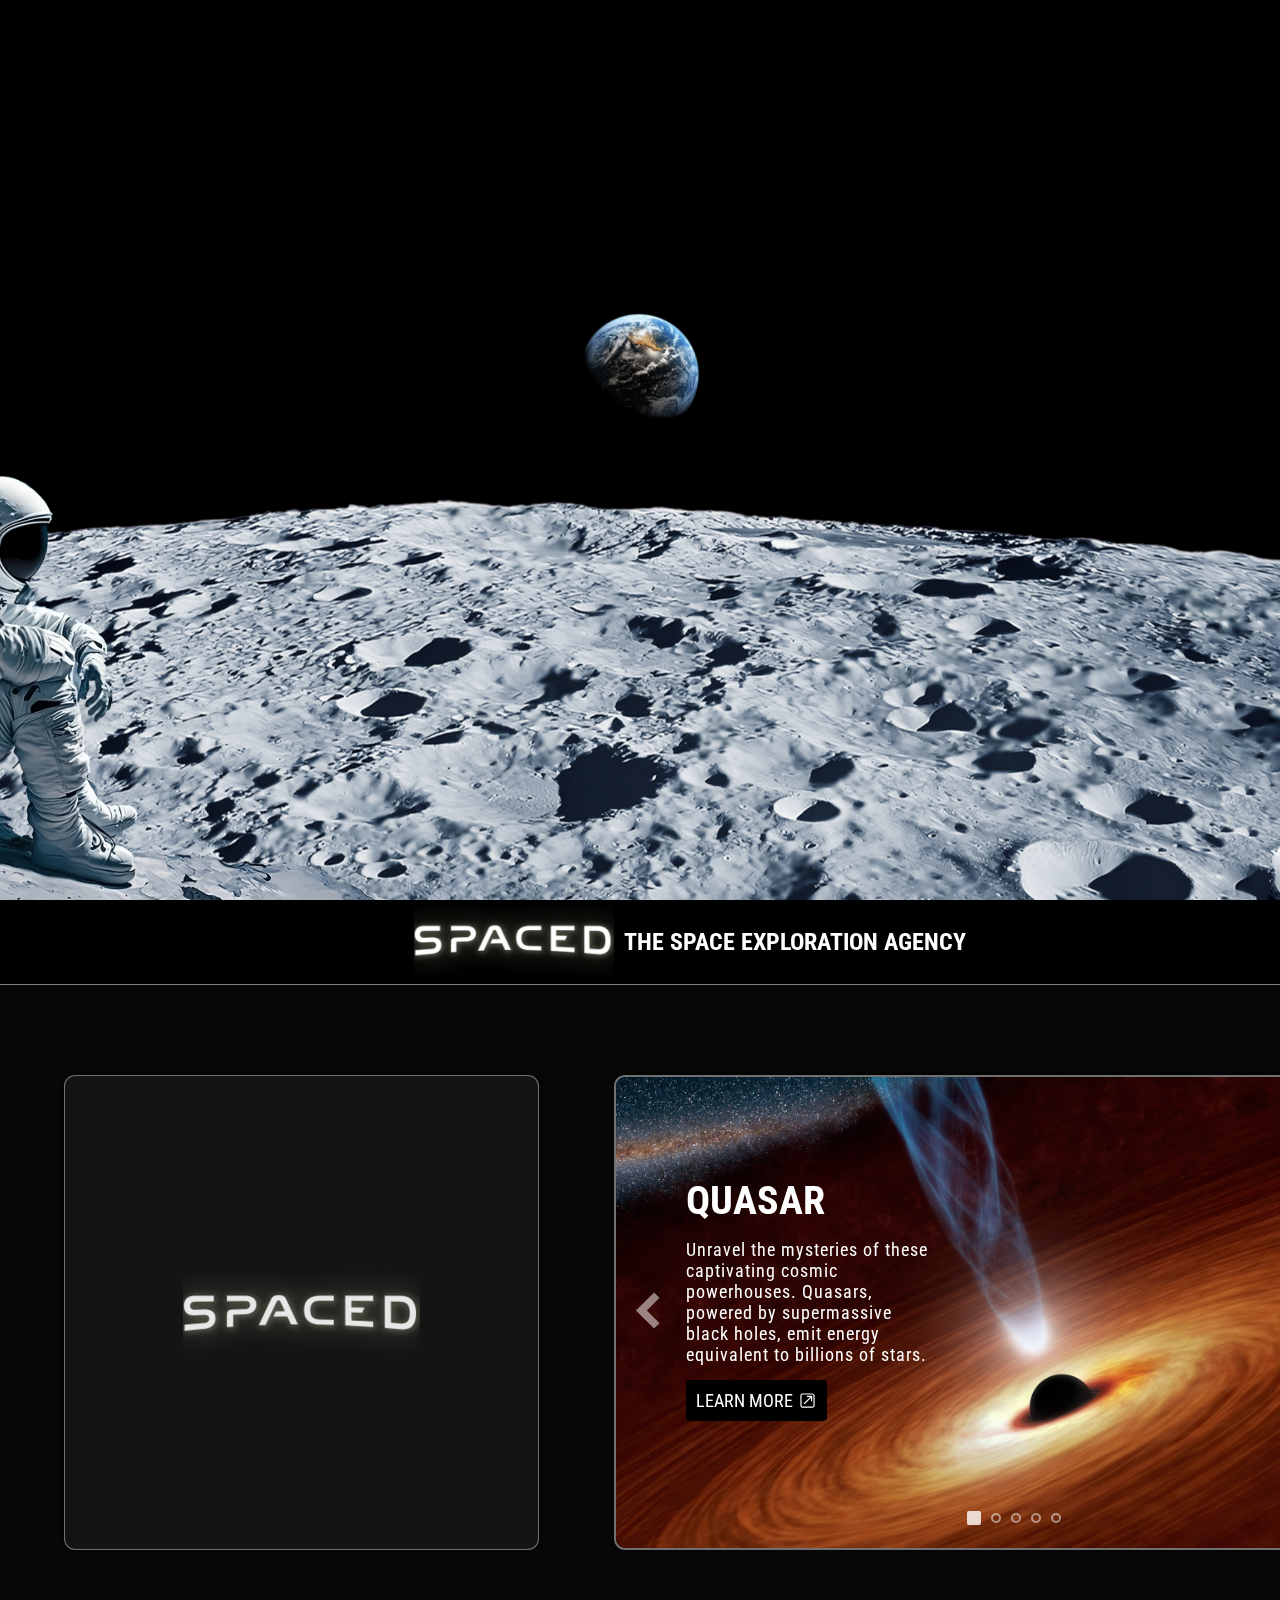
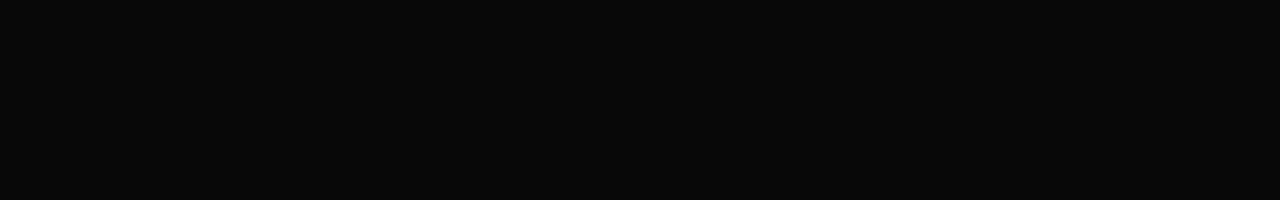
<file: index.html>
<!doctype html>
<html lang="en">
<head>
    <meta charset="UTF-8">
    <meta name="viewport"
          content="width=device-width, user-scalable=no, initial-scale=1.0, maximum-scale=1.0, minimum-scale=1.0">
    <meta http-equiv="X-UA-Compatible" content="ie=edge">
    <title>SPACED | Authentication</title>
    <link rel="stylesheet" href="css/index/root.css">
    <link rel="stylesheet" href="css/index/parallax.css">
    <link rel="stylesheet" href="css/index/header.css">
    <link rel="stylesheet" href="css/index/main.css">
    <link rel="stylesheet" href="css/index/auth.css">
    <link rel="stylesheet" href="css/index/carousel.css">
    <link rel="stylesheet" href="css/index/carousel-content.css">
    <script src="js/index/parallax.js" defer></script>
    <script src="js/index/carousel.js" defer></script>
    <script src="js/index/blob.js" defer></script>
    <script src="js/index/auth.js" defer></script>
</head>
<body>


<section id="parallax">
    <img draggable="false" src="img/Earth.png" id="earth" alt=""/>
    <img draggable="false" src="img/Lunar_Surface.png" id="lunar" alt=""/>
    <img draggable="false" src="img/Astronaut.png" id="astronaut" alt=""/>
</section>


<main>

    <header class="main-header">
        <a href="index.html">
            <img draggable="false" src="img/Spaced.png" id="spaced" alt="logo">
        </a>

        <h2>The Space Exploration Agency</h2>
    </header>

    <div class="overlay"></div>
    <div class="blob"></div>

    <div class="container">
        <div class="auth glass-panel">
            <img draggable="false" src="img/Spaced.png" alt="Spaced Logo" id="logo">

            <div class="up glass-btn glass-panel">
<!--                <img draggable="false" src="img/icon/signup.svg" alt="">-->
                <h2>SIGN UP</h2>
            </div>

            <div class="in glass-btn glass-panel">
<!--                <img draggable="false" src="img/icon/signin.svg" alt="">-->
                <h2>SIGN IN</h2>
            </div>

            <div class="sign-up auth-flex hidden">
                <form action="index.html" name="sign-out" class="auth-flex">
                    <label><input type="text" name="name" placeholder="Enter Full Name"></label>
                    <label><input type="email" name="email" placeholder="Enter Email ID"></label>
                    <label><input type="password" name="pass" placeholder="Enter Password"></label>
                    <label><input type="tel" name="phone" placeholder="Enter Phone No"></label>
                    <div>
                        <button type="submit" id="register">Register</button>
                        <button type="reset" id="signupBack">Back</button>
                    </div>
                </form>
            </div>

            <div class="sign-in auth-flex hidden">
                <form action="pages/home.html" name="sign-in" class="auth-flex">
                    <label><input type="email" name="emailID" placeholder="Enter Email ID"></label>
                    <label><input type="password" name="password" placeholder="Enter Password"></label>
                    <div>
                        <button type="submit" id="login">Login</button>
                        <button type="reset" id="signinBack">Back</button>
                    </div>
                </form>
            </div>
        </div>

        <div class="carousel-container glass-panel">
            <!-- Carousel Slide Images -->
            <div class="carousel-slide">
                <div class="carousel-image sE" id="lastClone" style="background-image: url('img/slides/5.jpg')"></div>

                <div class="carousel-image sB" style="background-image: url('img/slides/1.jpg')">
                    <div class="content">
                        <h2>QUASAR</h2>
                        <span>
                                Unravel the mysteries of these captivating cosmic powerhouses. Quasars, powered by
                                supermassive black holes, emit energy equivalent to billions of stars.
                            </span>
                        <a href="https://esahubble.org/wordbank/quasar/" target="_blank">
                            <button>Learn More<img src="img/icon/linking.svg" alt="link"></button>
                        </a>
                    </div>
                </div>

                <div class="carousel-image s2" style="background-image: url('img/slides/2.jpg')">
                    <div class="content">
                        <h2>Exploring MARS</h2>
                        <span>
                            As the fourth planet from the Sun, Mars has beckoned scientists and space enthusiasts alike, promising secrets about our neighboring planets and the possibility of life beyond Earth.
                            </span>
                        <a href="https://solarsystem.nasa.gov/planets/mars/overview/" target="_blank">
                            <button>Learn More<img src="img/icon/linking.svg" alt="link"></button>
                        </a>
                    </div>
                </div>

                <div class="carousel-image s3" style="background-image: url('img/slides/3.jpg')">
                    <div class="center-cont">
                        <h2>
                            <a href="https://www.nasa.gov/mission_pages/station/main/index.html" target="_blank"
                               style="all: unset">ISS</a>
                        </h2>
                    </div>
                </div>

                <div class="carousel-image s4" style="background-image: url('img/slides/4.jpg')">
                    <div class="glass-cont">
                        <h2>Cosmic Anomalies</h2>
                        <p>Unearth the mysteries surrounding an alien world, where anomalies defy known science and
                            challenge the boundaries of possibility</p>
                        <a href="https://www.nasa.gov/feature/are-we-alone-in-the-universe-nasa-calls-for-new-framework/"
                           target="_blank">
                            <button>Learn More<img src="img/icon/linking.svg" alt="link"></button>
                        </a>
                    </div>
                </div>

                <div class="carousel-image sE" style="background-image: url('img/slides/5.jpg')">
                    <a href="https://webb.nasa.gov/content/webbLaunch/whereIsWebb.html" target="_blank"
                       class="bottom-cont">
                        <button class="glass-panel">James Webb Space Telescope<img src="img/icon/linking.svg"
                                                                                   alt="link"></button>
                    </a>
                </div>

                <div class="carousel-image sB" id="firstClone" style="background-image: url('img/slides/1.jpg')"></div>
            </div>
            <!-- End -->

            <!-- Prev/Next Nav Button -->
            <button id="nextBtn" class="slider-nav-btn">
                <img src="img/icon/chevron_right.svg" alt="">
            </button>
            <button id="prevBtn" class="slider-nav-btn">
                <img src="img/icon/chevron_left.svg" alt="">
            </button>

            <div class="l-overlay"></div>
            <div class="r-overlay"></div>
            <!-- End -->

            <!-- Radio Nav Buttons -->
            <div class="slider-nav-dots">
                <input type="radio" name="dot" id="dotA" class="dot" onclick="setSlide(0)">
                <label for="dotA"></label>
                <input type="radio" name="dot" id="dotB" class="dot" onclick="setSlide(1)">
                <label for="dotB"></label>
                <input type="radio" name="dot" id="dotC" class="dot" onclick="setSlide(2)">
                <label for="dotC"></label>
                <input type="radio" name="dot" id="dotD" class="dot" onclick="setSlide(3)">
                <label for="dotD"></label>
                <input type="radio" name="dot" id="dotE" class="dot" onclick="setSlide(4)">
                <label for="dotE"></label>
            </div>
            <!-- End -->
        </div>
    </div>

</main>

</body>
</html>
</file>
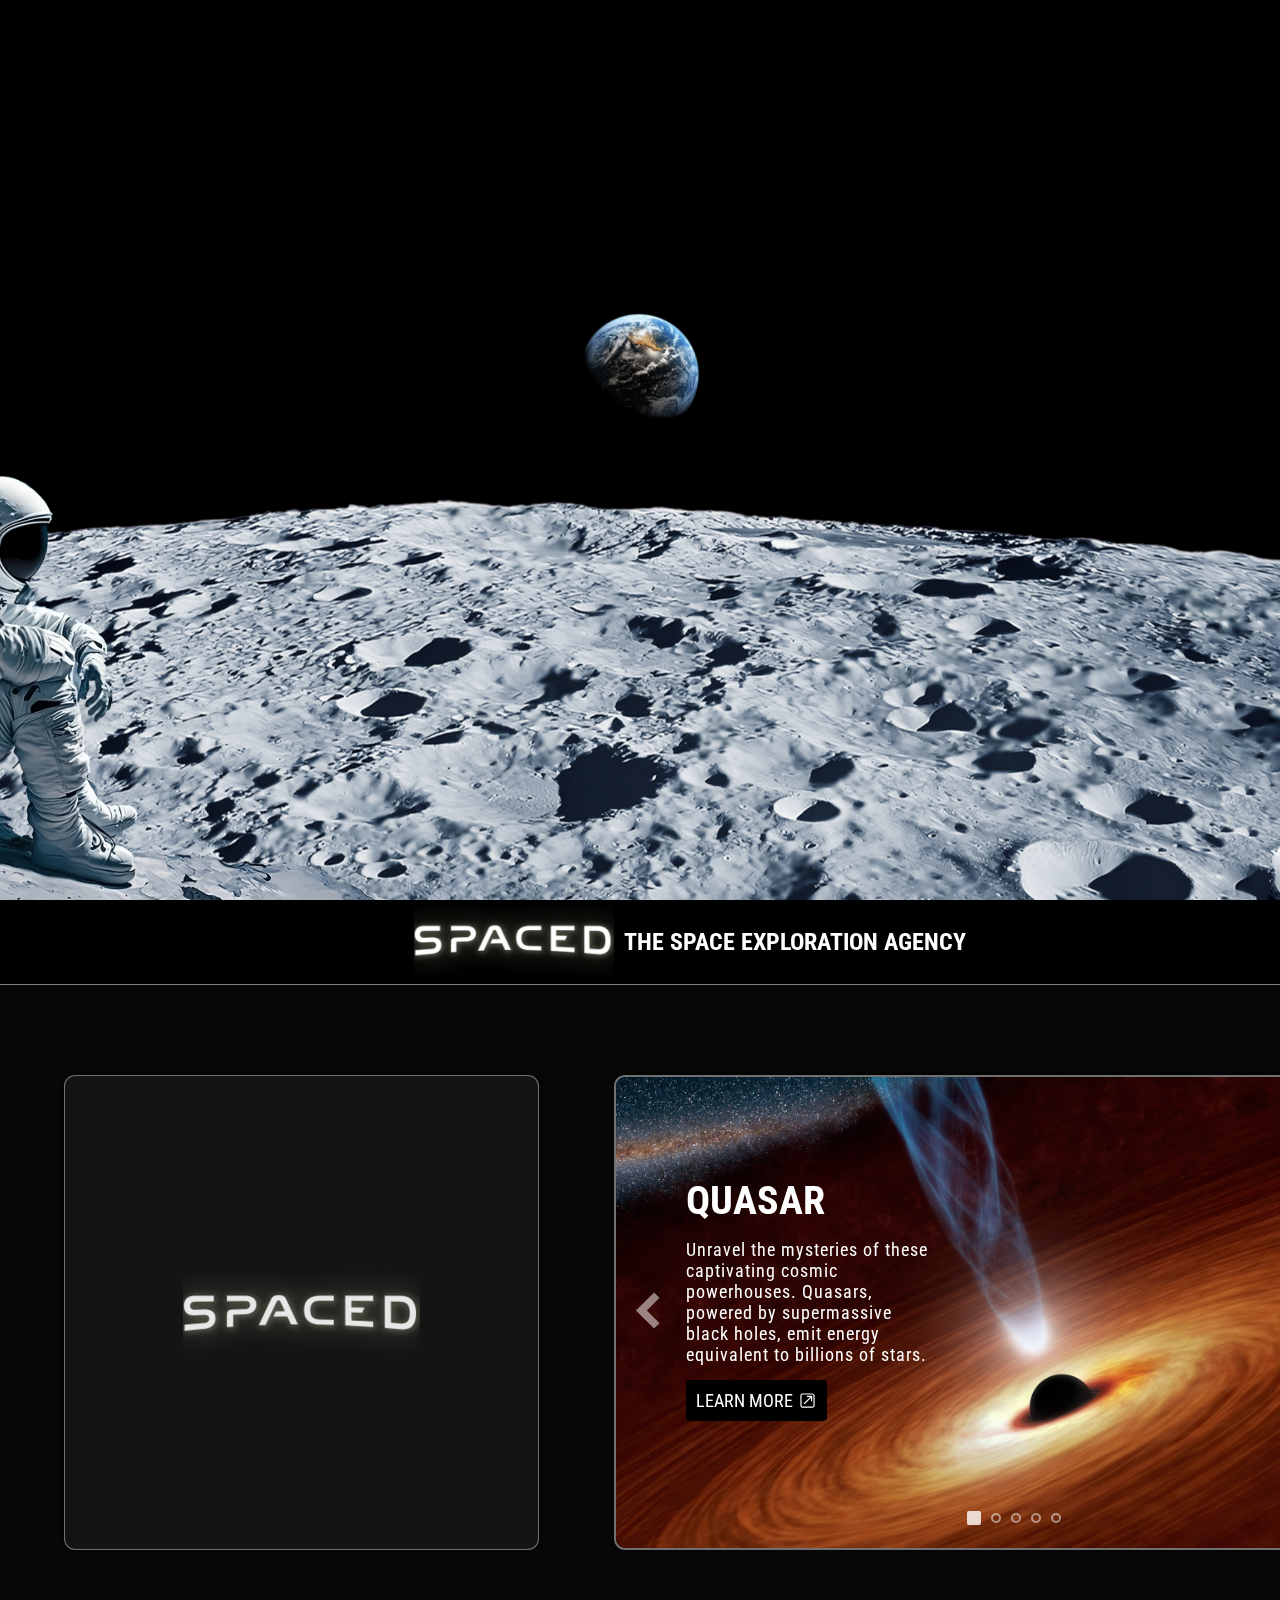
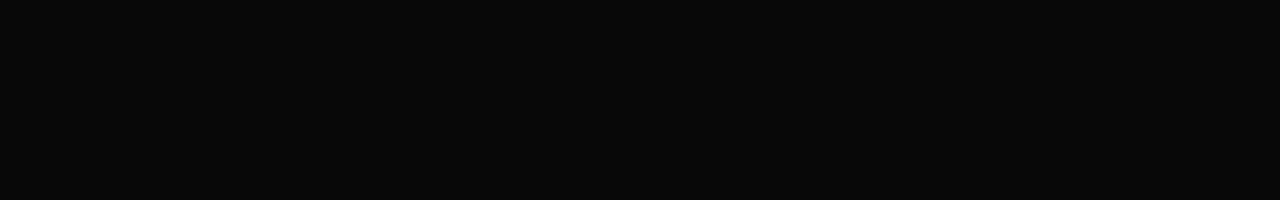
<file: pages/home.html>
<!Doctype html>
<html lang="en">
<head>
    <title>SPACED | Home</title>
    <link rel="stylesheet" href="../css/home/main.css">
    <link rel="stylesheet" href="../css/index/root.css">
    <link rel="stylesheet" href="../css/home/header.css">
    <script src="../js/home/header.js" defer></script>
    <script src="../js/home/authorization.js"></script>
</head>
<body>

<header>
    <div class="nav-item menu">
        <button class="menu-btn nav-btn"><img src="../img/icon/halo.png" alt=""></button>
        <span class="menu-tag nav-tag">Menu</span>
    </div>

    <div class="item-group">
        <div id="home" class="nav-item">
            <button class="item-btn nav-btn"><img src="../img/icon/google_earth.svg" alt=""></button>
            <span class="item-tag nav-tag">HOME</span>
        </div>
        <div id="mission" class="nav-item">
            <button class="item-btn nav-btn"><img src="../img/icon/space_shuttle.svg" alt=""></button>
            <span class="item-tag nav-tag">MISSION</span>
        </div>
        <div id="gallery" class="nav-item">
            <button class="item-btn nav-btn"><img src="../img/icon/aperture.png" alt=""></button>
            <span class="item-tag nav-tag">GALLERY</span>
        </div>
        <div id="about" class="nav-item">
            <button class="item-btn nav-btn"><img src="../img/icon/about.png" alt=""></button>
            <span class="item-tag nav-tag">ABOUT</span>
        </div>
    </div>

    <div class="nav-item logo">
        <img src="../img/Spaced.png" alt="">
    </div>

    <div class="nav-item settings">
        <button class="nav-btn setting-btn"><img src="../img/icon/settings.svg" alt=""></button>
        <span class="nav-tag setting-tag">Settings</span>
    </div>

    <div class="options">
        <button class="logout opt">Sign Out</button>
    </div>
</header>


</body>
</html>
</file>
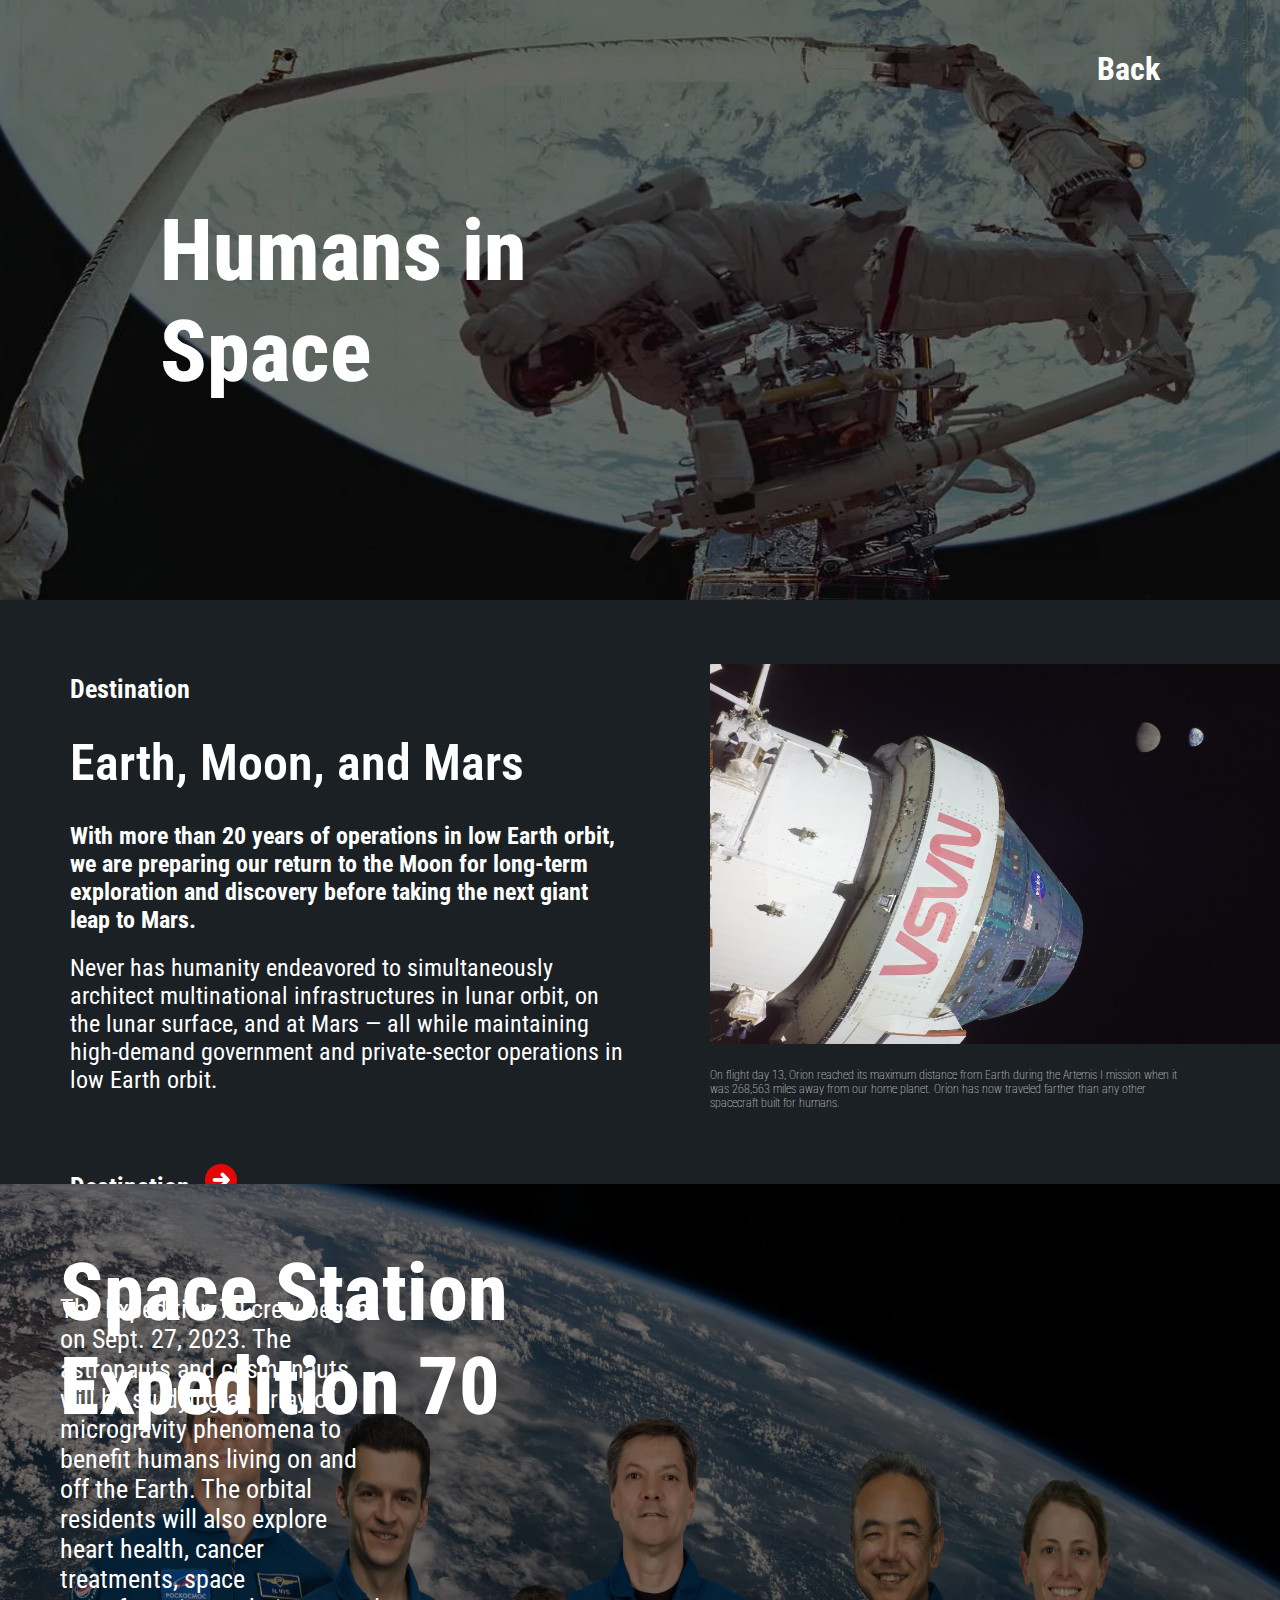
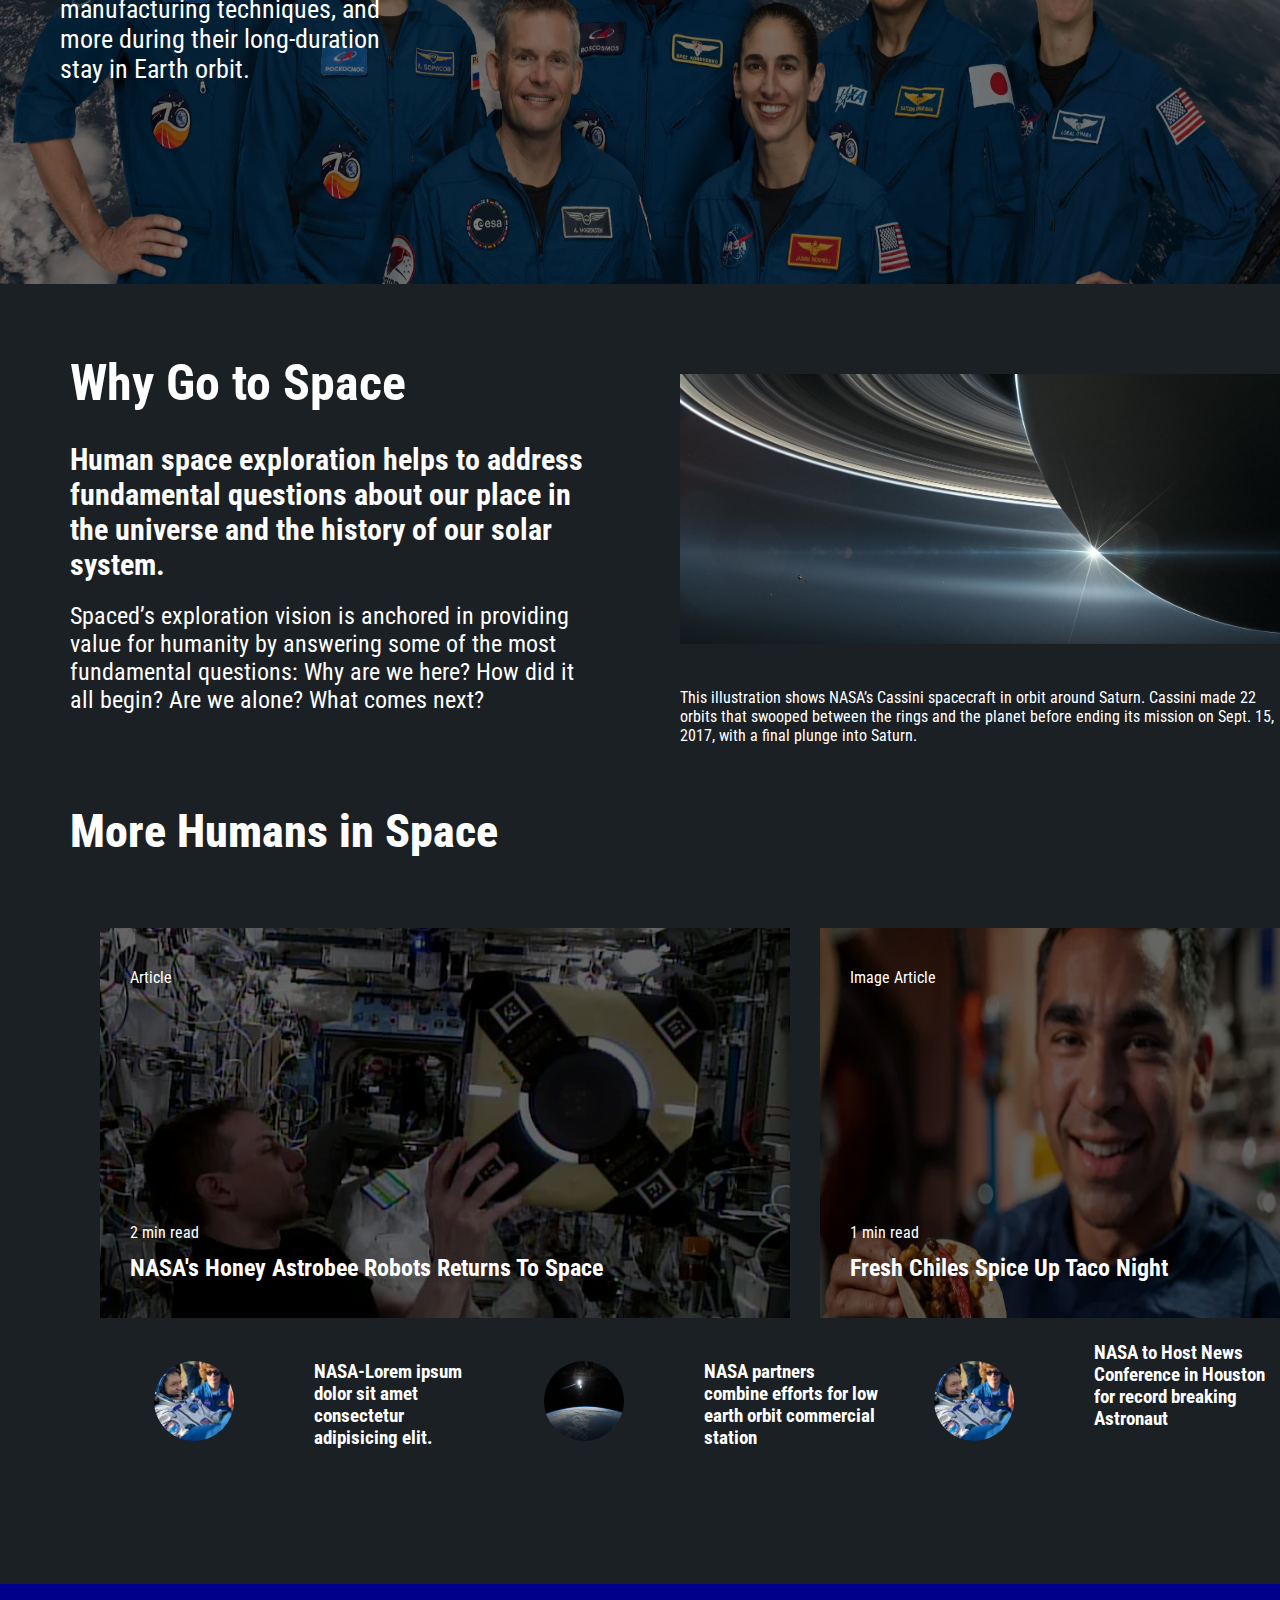
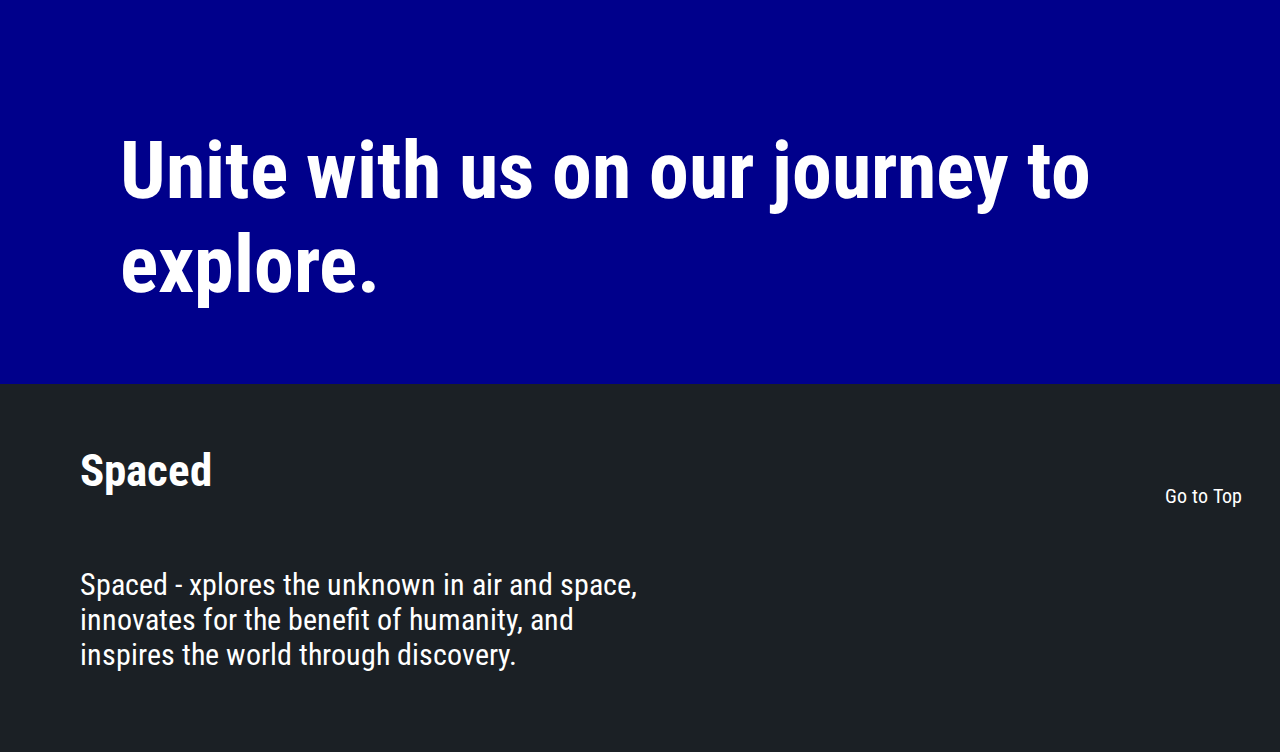
<file: pages/humansinspace.html>
<!DOCTYPE html>
<html lang="en">
<head>
    <link rel="stylesheet" href="../css/home/main.css">
    <link rel="stylesheet" href="../css/index/root.css">
    <link rel="stylesheet" href="../css/humansinspace.css">
    <title>SPACED | Mission - Humans in space</title>
</head>
<body>
    <div id="container">

        <div id="mainimage">
           <a href="./mission1.html"> <div id="back">Back</div></a>
            <div class="textonimg">Humans in <br>  Space</div>
            <img src="../img/humansinspacemain.png" alt="">
        </div>

        <div id="destination">
            <div id="data">
                <h3>Destination</h3>
                <h1>Earth, Moon, and Mars</h1>
                <h2>With more than 20 years of operations in low Earth orbit, we are preparing our return to the Moon for long-term exploration and discovery before taking the next giant leap to Mars.</h2>
                <p>Never has humanity endeavored to simultaneously architect multinational infrastructures in lunar orbit, on the lunar surface, and at Mars — all while maintaining high-demand government and private-sector operations in low Earth orbit.</p>
                <h3 id="datah3">Destination</h3><img src="../img/next.png" alt="">
            </div>
            <div id="img">
            <img src="../img/nasahumansonmoon.jpg" alt="">
            <h4>On flight day 13, Orion reached its maximum distance from Earth during the Artemis I mission when it was 268,563 miles away from our home planet. Orion has now traveled farther than any other spacecraft built for humans.</h4>

            </div>
        </div>

        <div id="spacestationexpedition">
            <img src="../img/portrait.png" alt="">
            <h1>Space Station <br>Expedition 70</h1>
            <p>The Expedition 70 crew began on Sept. 27, 2023. The astronauts and cosmonauts will be studying an array of microgravity phenomena to benefit humans living on and off the Earth. The orbital residents will also explore heart health, cancer treatments, space manufacturing techniques, and more during their long-duration stay in Earth orbit.</p>
        </div>

        <div id="whytogospace">
            <div id="spacedata">
                <h1>Why Go to Space</h1>
                <h3>Human space exploration helps to address fundamental questions about our place in the universe and the history of our solar system.</h3>
                <p>Spaced’s exploration vision is anchored in providing value for humanity by answering some of the most fundamental questions: Why are we here? How did it all begin? Are we alone? What comes next? </p>          
            </div>
            <div id="spaceimg">
                <img src="../img/whygotospace.jpg" alt="">
                <p>This illustration shows NASA’s Cassini spacecraft in orbit around Saturn. Cassini made 22 orbits that swooped between the rings and the planet before ending its mission on Sept. 15, 2017, with a final plunge into Saturn.</p>
            </div>
        </div>

        <div id="morehumansinspace">
            <h1>More Humans in Space</h1>
            <div id="mainspace">
              <div class="inspaceimg">
                <img id="imgspace1" src="../img/humaninspace1.png" alt="">
                <p id="in1">2 min read</p>
                <h2 id="in3">NASA's Honey Astrobee Robots Returns To Space</h2>
                <p id="in5">Article</p>
              </div>

              <div class="inspaceimg">
                   <img id="imgspace2" src="../img/humaninspace2.png" alt="">
                   <p id="in2">1 min read</p>
                   <h2 id="in4">Fresh Chiles Spice Up Taco Night</h2>
                   <p id="in6">Image Article</p>
                </div>
            </div>

            <div id="moredata">
                <div id="more1">
                    <div id="morea1">
                     <img class="img" src="../img/rubiolanding.webp" alt="">
                    </div>
                     <div id="morea2">
                        <h3>NASA-Lorem ipsum dolor sit amet consectetur adipisicing elit. </h3>
                    </div>
                </div>
                <div id="more2"> 
                  <div id="more2a">
                    <img class="img" src="../img/large.jpg" alt="">
                  </div>  
                  
                  <div id="more2b">
                    <h3>NASA partners combine efforts for low earth orbit commercial station </h3>
                  </div>
                </div>
                <div id="more3">
                    <div id="more3a">
                        <img class="img" src="../img/rubiolanding.webp" alt="">
                    </div>
                    <div id="more3b">
                        <h3>NASA to Host News Conference in Houston for record breaking Astronaut </h3>
                    </div>
                </div>
               
            </div>
        </div>

        <div id="slogan">
            <h1>Unite with us on our journey to explore.</h1>
        </div>

        <!-- <div id="gallery">
            <div id="text"><h3>Humans in Space</h3></div>
           <div id="gridgal">
            <div id="img1"><img src="../img/gal1.jpg" alt=""></div>
            <div id="img2"><img src="../img/gal2.jpg" alt=""></div>
            <div id="img3"><img src="../img/gal3.jpg" alt=""></div>
            <div id="img4"><img src="../img/gal4.jpg" alt=""></div>
            <div id="img5"><img src="../img/gal5.jpg" alt=""></div>
            <div id="img6"><img src="../img/gal6.jpg" alt=""></div>
            <div id="img7"><img src="../img/gal7.jpg" alt=""></div>
            <div id="img8"><img src="../img/gal8.jpg" alt=""></div>
           </div>
        </div> -->

        <div id="footer">
            <div id="footergrid1"> <h2>Spaced</h2><br><br>
                <p>Spaced - xplores the unknown in air and space, innovates for the benefit of humanity, and inspires the world through discovery.</p><br><br>
              </div>
           
              <div id="footergrid2">
              <a href="#container"><div id="gototop">Go to Top</div></a> 
              </div>
        </div>

    </div>
</body>
</html>
</file>
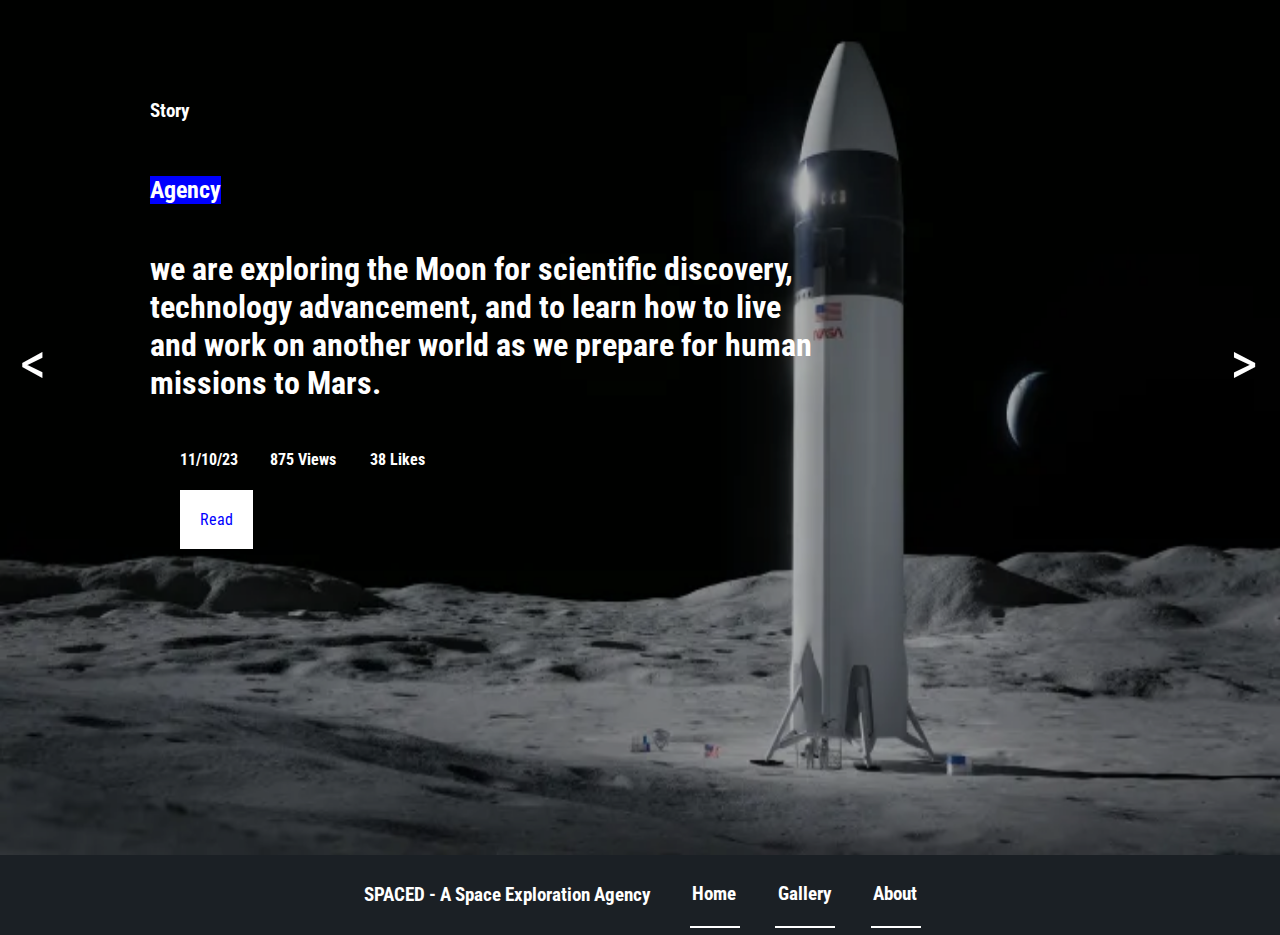
<file: pages/mission.html>
<!DOCTYPE html>
<html lang="en">
  <head>
    <script src="../js/mission1.js" defer></script>
    <link rel="stylesheet" href="../css/home/main.css">
    <link rel="stylesheet" href="../css/index/root.css">
    <link rel="stylesheet" href="../css/mission1.css">
    <title>SPACED | Mission</title>
  </head>
  <body>
    <div id="main">
      <div id="container">
        <div class="slide artemis" >
            <img id="artemisimg" src="../img/artemisslider.png" alt="">
            <h3>Story</h3>
            <h2>Agency</h2>
            <h1 class="texth1">we are exploring the Moon for scientific discovery, technology advancement, and to learn how to live and work on another world as we prepare for human missions to Mars. </h1>
           
            <h4 id="h41">11/10/23</h4>
            <h4 id="h42">875 Views</h4>
            <h4 id="h43">38 Likes</h4>
         
               <a href="./Artemis.html"> <p id="artemisP">Read</p></a>
         </div>

        <div class="slide humaninspace">
            <img  id="humansinspacemain" src="../img/humansinspacemain.png" alt="">
            <h3>Story</h3>
            <h2>Agency</h2>
            <h1 id="texth1">The reasons to explore the universe are as vast and varied as the reasons to explore the forests, the mountains, or the sea. Since the dawn of humanity, people have explored to learn about the world around them, find new resources, and improve their existence. </h1>
           
            <h4 id="h41">11/10/23</h4>
            <h4 id="h42">875 Views</h4>
            <h4 id="h43">38 Likes</h4>
         
               <a href="./humansinspace.html"> <p id="artemisP">Read</p></a>
         </div>

         <div class="slide psyche">
           <img id="psycheimg" src="../img/psycheasteroid.png" alt="">
           <h3>Story</h3>
            <h2>Agency</h2>
            <h1 class="psychetext">Exploring a Metal <br>Asteroid</h1>
           
            <h4 id="h41">11/10/23</h4>
            <h4 id="h42">112k Views</h4>
            <h4 id="h43">60k Likes</h4>
         
               <a href="./Psyche.html"> <p id="artemisP">Read</p></a>
         </div>

        <button  id="btnleft" class="btn left" onclick="plusSlide(-1)"><</button>
        <button id="btnright" class="btn right" onclick="plusSlide(1)">></button>
      </div>
     </div>

  
      <div id="footer">
        <div id="spaced"><h3>SPACED - A Space Exploration Agency</h3></div>
        <div id="home">
          <a href="#home"><h3>Home</h3></a>
          <div id="bar1">

          </div>
        </div>
        <div id="Gallery">
          <a href="#Gallery"><h3>Gallery</h3></a>
          <div id="bar2">
            
          </div>
        </div>
        <div id="About">
          <a href="#About"><h3>About</h3></a>
          <div id="bar3">
            
          </div>
        </div>
      </div>
  </body>
</html>
</file>
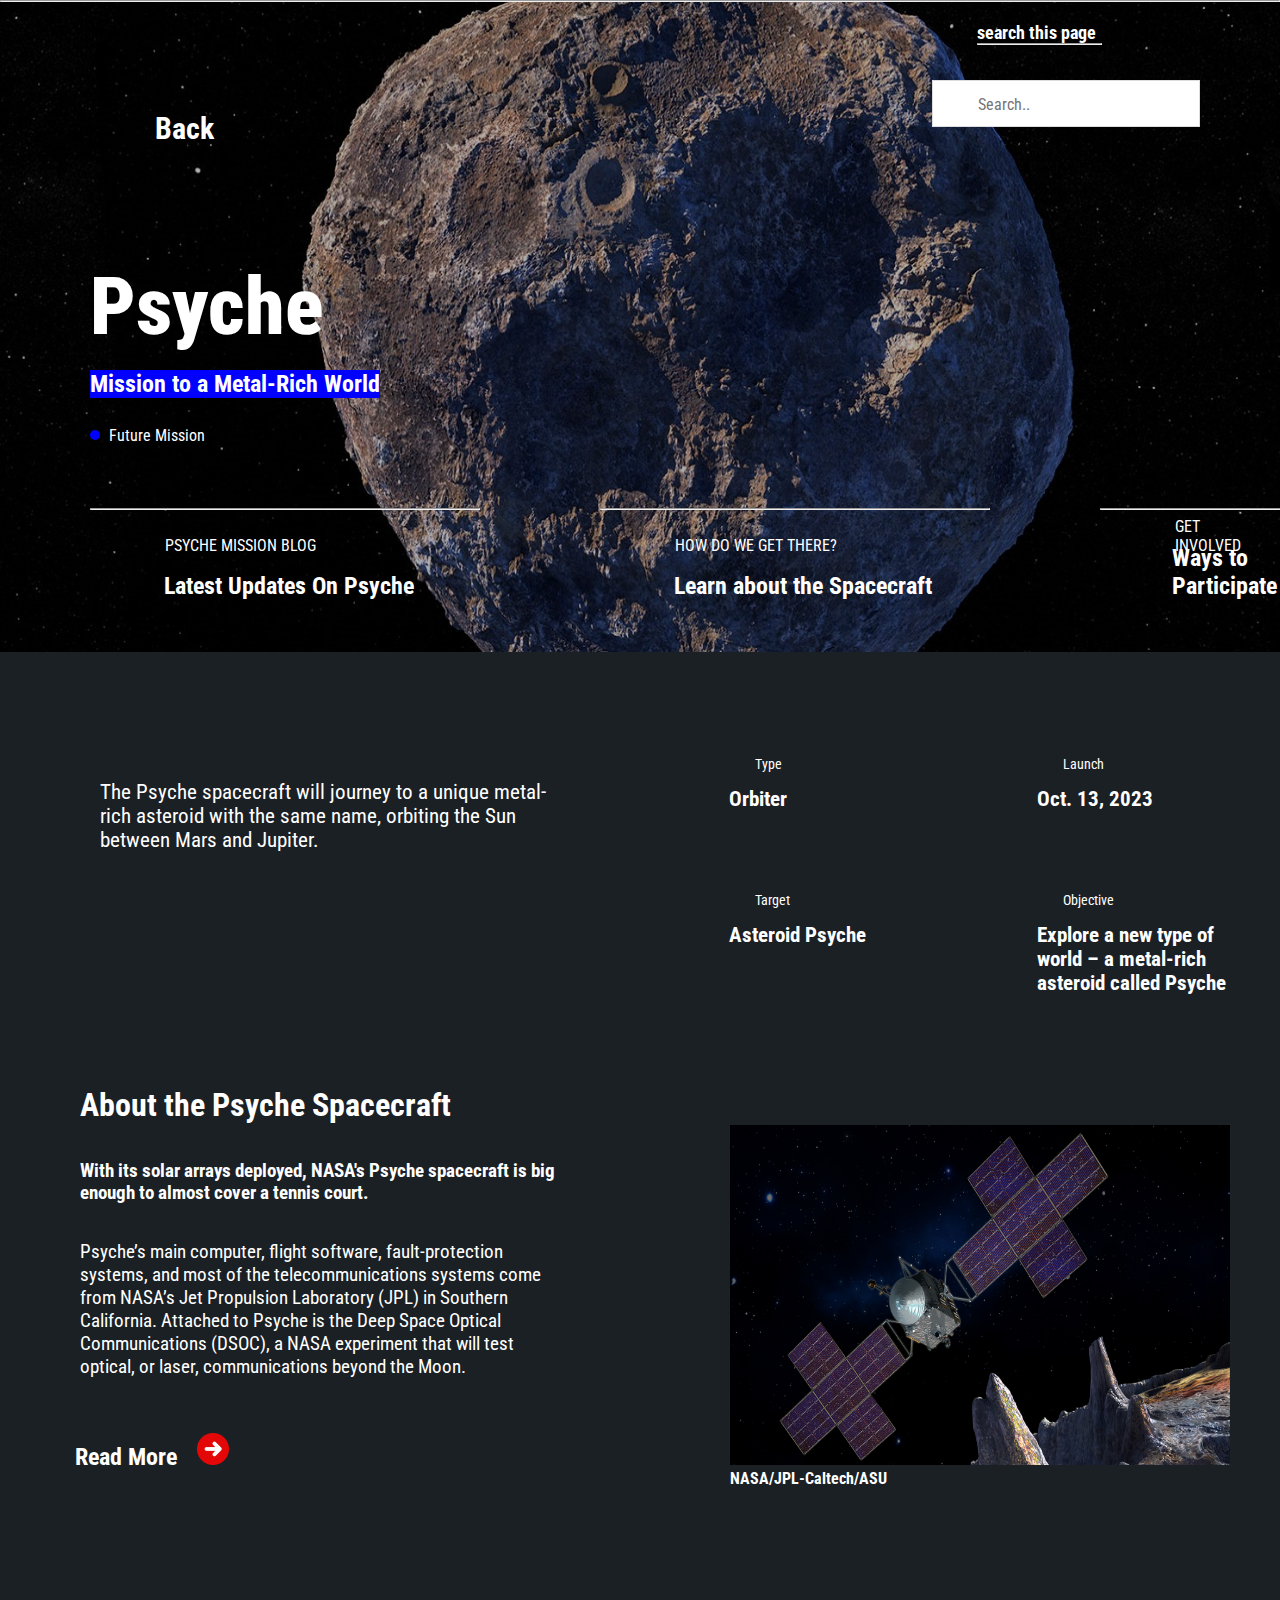
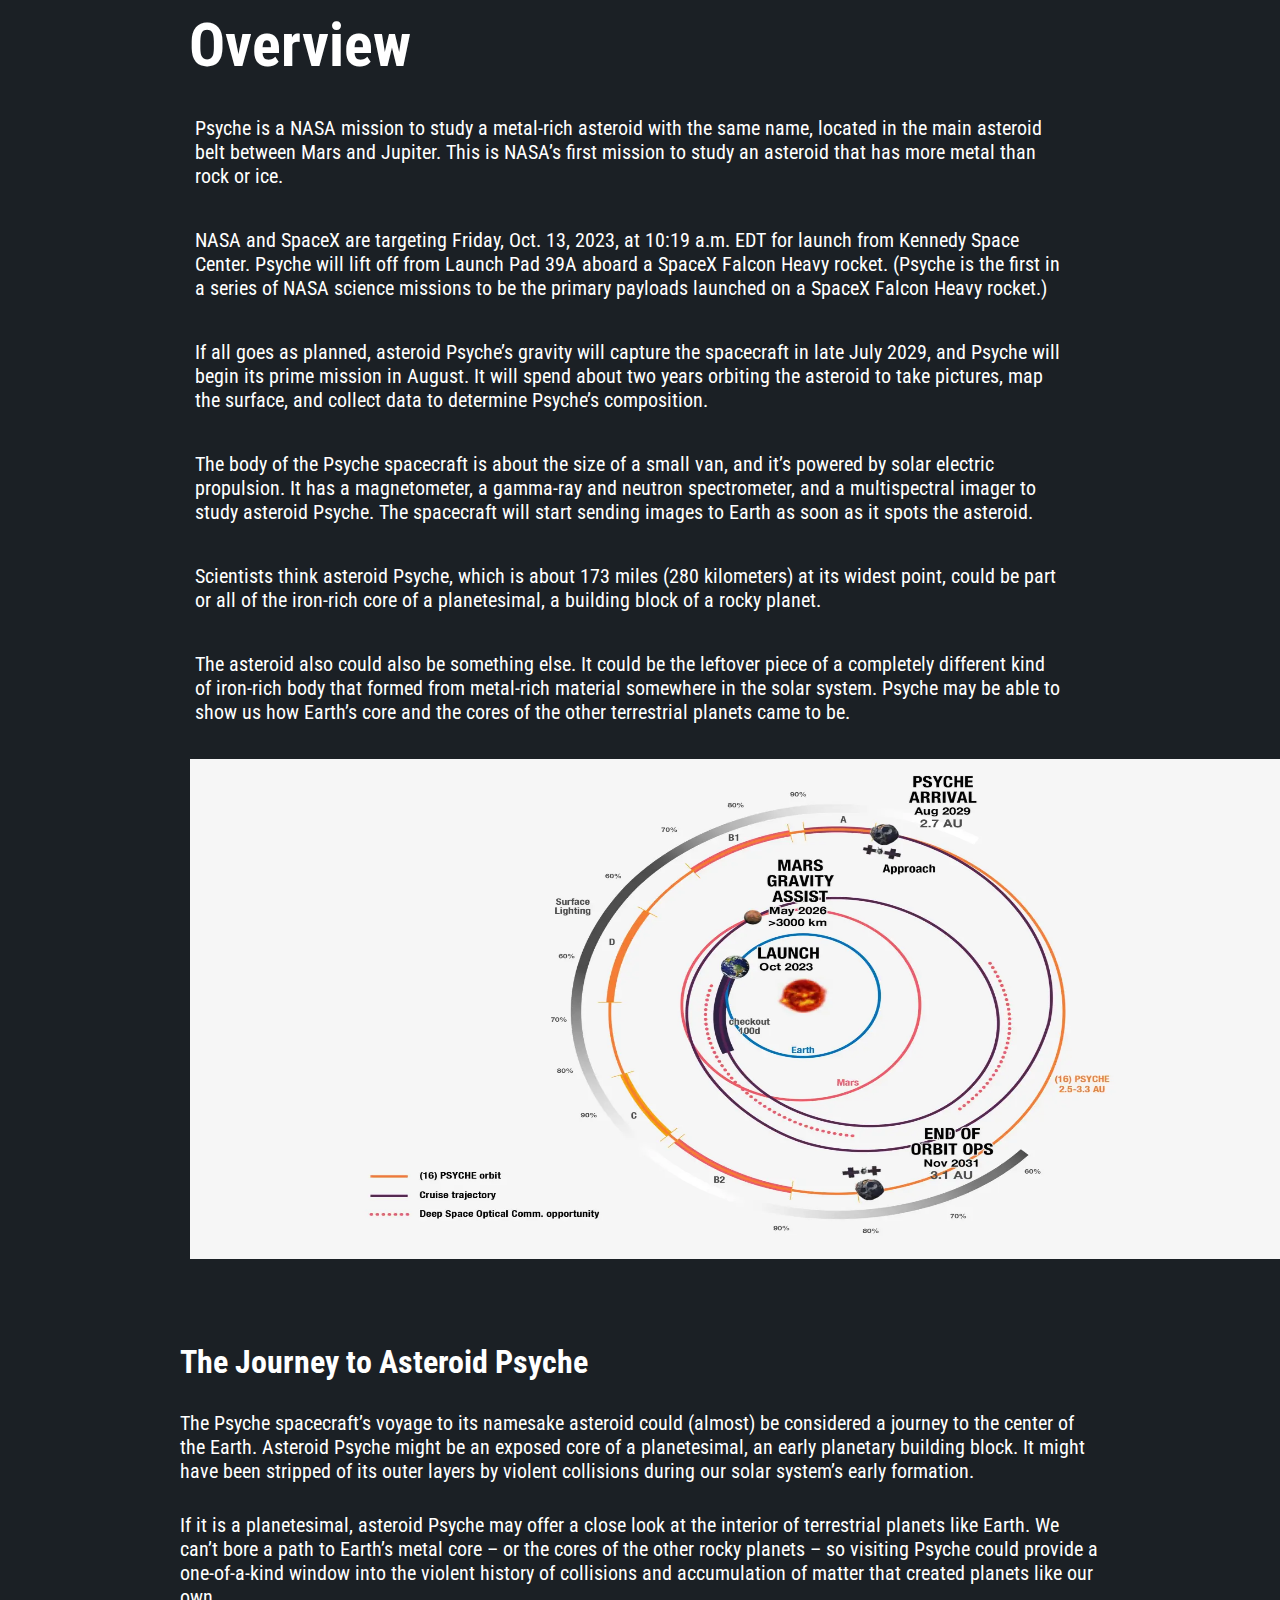
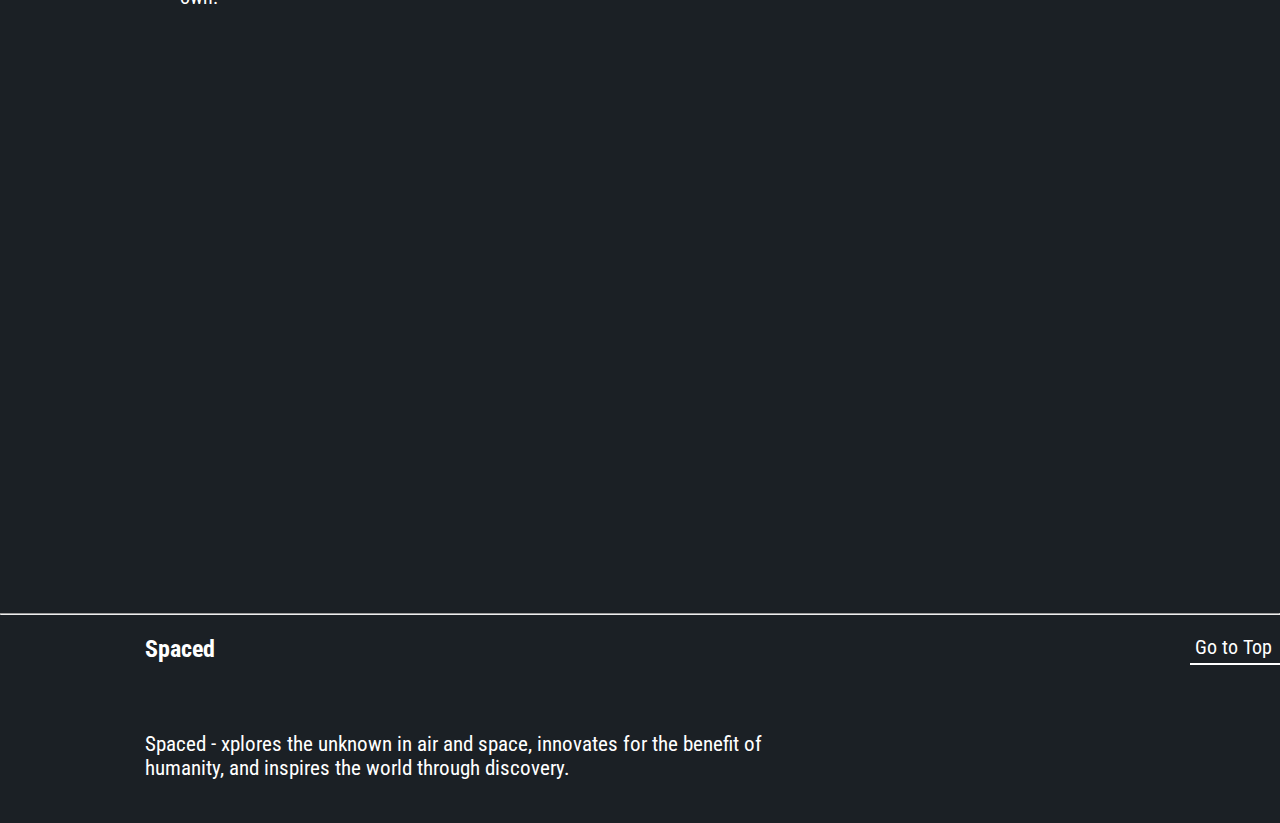
<file: pages/Psyche.html>
<!DOCTYPE html>
<html lang="en">
<head>
    <script src="../js/psyche.js" defer></script>
    <link rel="stylesheet" href="../css/home/main.css">
    <link rel="stylesheet" href="../css/index/root.css">
    <link rel="stylesheet" href="../css/Psyche.css">
    <title>SPACED | Mission - Psyche</title>
</head>
<body>
    <div id="container">

    <div id="imagepsyche">

            <div id="search">
              <h4>search this page</h4>
              <hr id="hrsearch">
            </div>
            <div id="mydropdown">
              <input type="text" placeholder="Search.." id="myinput" onkeyup="filter()"/>
              <div id="anchors">
                <a class="anchor" href="#aboutPspacec">About Psyche Spacecraft</a>
                <a class="anchor" href="#overview">Overview</a>
                <a class="anchor" href="#journey">Journey</a>
              </div>
            </div>
       
        <div> <a href="./mission1.html"><h3 id="back">Back</h3></a> </div><hr id="metalhr">
        <img src="../img/psycheasteroid.png" alt="">
        <h1>Psyche </h1>
        <h2 id="ph2">Mission to a Metal-Rich World</h2>
        <div id="circle"></div>
        <p id="pp1">Future Mission</p><hr id="phr1">
        <p id="pp2">PSYCHE MISSION BLOG</p>
        <a href="https://blogs.nasa.gov/psyche/"><h2 id="ph22">Latest Updates On Psyche</h2></a>
        <p id="pp3">HOW DO WE GET THERE?</p><hr id="phr2">
       <a href="https://science.nasa.gov/mission/psyche/spacecraft/"> <h2 id="ph23">Learn about the Spacecraft</h2></a>
        <p id="pp4">GET INVOLVED</p><hr id="phr3">
       <a href="https://science.nasa.gov/mission/psyche/ways-to-participate/"> <h2 id="ph24">Ways to Participate</h2></a>
    </div>

    <div id="about">
      
        <div id="writing"><p>The Psyche spacecraft will journey to a unique metal-rich asteroid with the same name, orbiting the Sun between Mars and Jupiter.</p></div>
         <div id="details">
            <div id="Type">
                  <p>Type</p>
                <h2>Orbiter</h2>
            </div>
            <div id="Launch">
                <p>Launch</p>
                <h2>Oct. 13, 2023</h2>
            </div>
            <div id="Target">
                <p>Target</p>
                <h2>Asteroid Psyche</h2>
            </div>
            <div id="Objective">
                <p>Objective</p>
                <h2>Explore a new type of world – a metal-rich asteroid called Psyche</h2>
            </div>
         </div>
        
    </div>

    <div id="aboutPspacec">
        <div id="data">
            <h1>About the Psyche Spacecraft</h1>
            <h3>With its solar arrays deployed, NASA's Psyche spacecraft is big enough to almost cover a tennis court.</h3>
            <p>Psyche’s main computer, flight software, fault-protection systems, and most of the telecommunications systems come from NASA’s Jet Propulsion Laboratory (JPL) in Southern California. Attached to Psyche is the Deep Space Optical Communications (DSOC), a NASA experiment that will test optical, or laser, communications beyond the Moon.</p>
           <a href="https://science.nasa.gov/mission/psyche/spacecraft/"><h2>Read More</h2></a> <img src="../img/next.png" alt="">
        </div>
        <div id="picture">
            <img src="../img/psychespacecraft.png" alt="">
            <h4>NASA/JPL-Caltech/ASU</h4>
        </div>
    </div>

    <div id="overview">
        <h1>Overview</h1>
        <div id="paraOne">
            <p>Psyche is a NASA mission to study a metal-rich asteroid with the same name, located in the main asteroid belt between Mars and Jupiter. This is NASA’s first mission to study an asteroid that has more metal than rock or ice. </p>
        </div>
        <div id="paraTwo">
            <p>NASA and SpaceX are targeting Friday, Oct. 13, 2023, at 10:19 a.m. EDT for launch from Kennedy Space Center. Psyche will lift off from Launch Pad 39A aboard a SpaceX Falcon Heavy rocket. (Psyche is the first in a series of NASA science missions to be the primary payloads launched on a SpaceX Falcon Heavy rocket.)</p>
        </div>
        <div id="paraThree">
            <p>If all goes as planned, asteroid Psyche’s gravity will capture the spacecraft in late July 2029, and Psyche will begin its prime mission in August. It will spend about two years orbiting the asteroid to take pictures, map the surface, and collect data to determine Psyche’s composition. </p>
        </div>
        <div id="paraFour">
            <p>The body of the Psyche spacecraft is about the size of a small van, and it’s powered by solar electric propulsion. It has a magnetometer, a gamma-ray and neutron spectrometer, and a multispectral imager to study asteroid Psyche. The spacecraft will start sending images to Earth as soon as it spots the asteroid. </p>
        </div>
        <div id="paraFive">
            <p>Scientists think asteroid Psyche, which is about 173 miles (280 kilometers) at its widest point, could be part or all of the iron-rich core of a planetesimal, a building block of a rocky planet.</p>
        </div>
        <div id="paraSix">
            <p>The asteroid also could also be something else. It could be the leftover piece of a completely different kind of iron-rich body that formed from metal-rich material somewhere in the solar system. Psyche may be able to show us how Earth’s core and the cores of the other terrestrial planets came to be.</p>
        </div>
        <div id="imagoverview">
            <img id="imgofoverview"  src="../img/overview.png" alt="">
        </div>
    </div>

    <div id="journey">
        <h1>The Journey to Asteroid Psyche</h1>
        <div id="jParaOne">The Psyche spacecraft’s voyage to its namesake asteroid could (almost) be considered a journey to the center of the Earth. Asteroid Psyche might be an exposed core of a planetesimal, an early planetary building block. It might have been stripped of its outer layers by violent collisions during our solar system’s early formation.</div>
        <div id="jParaTwo">If it is a planetesimal, asteroid Psyche may offer a close look at the interior of terrestrial planets like Earth. We can’t bore a path to Earth’s metal core – or the cores of the other rocky planets – so visiting Psyche could provide a one-of-a-kind window into the violent history of collisions and accumulation of matter that created planets like our own.</div>
        <iframe height="540" src="https://www.youtube.com/embed/npIDMxrzm_o"  frameborder="0"  allowfullscreen></iframe>
    </div>
<hr>
    <div id="footer">
        <div id="footergrid1"> <h2>Spaced</h2><br><br>
            <p>Spaced - xplores the unknown in air and space, innovates for the benefit of humanity, and inspires the world through discovery.</p><br><br>
          </div>
       
          <div id="footergrid2">
          <a href="#container">
            <div id="gototop">Go to Top</div>
            <div class="goto-top-bar"></div>
        </a> 
          
          </div>
    </div>

</div>
</body>
</html>
</file>
<file: css/index/root.css>
@import url('https://fonts.googleapis.com/css2?family=Roboto+Condensed:wght@300;400;700&display=swap');

* {
    margin: 0;
    padding: 0;
    box-sizing: border-box;
    font-family: 'Roboto Condensed', sans-serif;
}

body {
    background: var(--dark-bg);
    cursor: var(--cursor), auto;
}

button {
    cursor: var(--pointer), auto;
}

:root {
    --cursor: url("../../img/cursor/cursor.png");
    --pointer: url("../../img/cursor/pointer.png");
    --dark-bg: #1b2025;
    --light-bg: #f3f6f9;
}

::-webkit-scrollbar {
    width: 3px;
}


::-webkit-scrollbar:horizontal {
    height: 0;
}

::-webkit-scrollbar-track {
    background-color: transparent;
}

::-webkit-scrollbar-thumb {
    background-color: #888;
    border-radius: 3px;
}

* {
    scrollbar-color: #888 #111;
    scrollbar-width: thin;
}
</file>
<file: css/index/parallax.css>
section {
    position: relative;
    width: 100%;
    height: 100svh;
    display: flex;
    background: #000;
    overflow: hidden;
}

section > img {
    position: absolute;
    width: 100%;
    height: 100%;
    z-index: 1;
    object-fit: cover;
}
</file>
<file: css/index/header.css>
@import url('https://fonts.googleapis.com/css2?family=Nunito+Sans:ital,opsz,wght@0,6..12,400;0,6..12,600;0,6..12,700;1,6..12,300;1,6..12,400;1,6..12,500;1,6..12,600;1,6..12,700&display=swap');

header {
    position: sticky;
    display: flex;
    justify-content: space-between;
    align-items: center;
    color: white;
    width: 100%;
    top: 0;
    z-index: 1000;
    transition: all 200ms ease;
    background: #FFF;
    text-transform: uppercase;
}

header > a {
    cursor: var(--pointer), auto;
    text-decoration: none;
    color: white;
    margin-left: 100px;
}

#spaced {
    cursor: var(--pointer), auto;
    width: 200px;
}

nav {
    display: flex;
    margin-right: 100px;
    gap: 20px;
}

nav > button {
    all: unset;
    list-style: none;
}

nav > button > a {
    font-size: 1.5rem;
    text-decoration: none;
    color: white;
    transition: all 200ms ease;
}

nav > button:hover {
    border-bottom: 2px solid #1892a6;
}
</file>
<file: css/index/main.css>
main {
    z-index: 10;
    width: 100%;
    height: 100vh;
    overflow: hidden;
    position: relative;
    background: #111;
}

.main-header {
    justify-content: center;
    align-items: center;
    background: #000;
    border-bottom: 1px solid rgba(255, 255, 255, 0.5);
    box-shadow: 0 0 1rem rgba(0, 0, 0, 0.5);
}

.main-header > a {
    margin-right: 10px;
}

.blob {
    position: absolute;
    background: linear-gradient(90deg, teal, rebeccapurple);
    width: 300px;
    aspect-ratio: 1;
    translate: -50% -50%;
    border-radius: 50%;
    opacity: 0;
    animation: blob-rotate 10s ease infinite;
    transition: opacity 500ms ease;
}

.overlay {
    position: absolute;
    inset: 0;
    z-index: 1;
    background: rgba(0,0,0,0.5);
    backdrop-filter: blur(100px);
}

main:hover .blob {
    opacity: 1;
}

@keyframes blob-rotate {
    25% {
        scale: 1 1.1;
    }
    50% {
        scale: 1 1;
    }
    75% {
        scale: 1.1 1;
    }
    100% {
        transform: rotateZ(360deg);
    }
}

.glass-panel {
    z-index: 2;
    display: flex;
    flex-direction: column;
    justify-content: center;
    align-items: center;
    background: rgba(255,255,255,0.05);
    border: 1px solid rgba(255,255,255,0.4);
    border-radius: 0.7rem;
    box-shadow: 0 0 .5rem;
}

.container {
    width: 90%;
    height: 475px;
    margin: 90px auto;
    position: relative;
    display: grid;
    grid-template-areas: 'b c c' 'b c c';
    gap: 75px;
}

.carousel-container {
    flex: 4;
    height: 475px;
    overflow-x: auto;
    display: flex;
    flex-direction: row;
}

.carousel-slide {
    flex: 1 0 683px;
    height: 470px;
    transition: all 500ms ease;
}

.carousel-container img {
    width: 100%;
    height: 100%;
    object-fit: cover;
}

@media (max-width: 800px) {
    .container {
        grid-template-areas: 'b' 'c';
    }
}
</file>
<file: css/index/auth.css>
.auth {
    grid-area: b;
    width: 475px;
    height: 475px;
    overflow: hidden;
    position: relative;
}

.auth #logo {
    width: 50%;
    opacity: 0.9;
    transition: all 500ms ease;
    object-fit: cover;
}

.auth:hover #logo {
    scale: 1.05;
    translate: 0 -70%;
}

.auth:hover .glass-btn {
    opacity: 1;
}

.glass-btn {
    position: absolute;
    backdrop-filter: blur(10px);
    opacity: 0;
    z-index: 1;
    width: 150px;
    aspect-ratio: 1;
    transition: all 300ms ease-in-out;
    cursor: var(--pointer), auto;
}

.glass-btn:active {
    scale: 0.95;
}

.auth:hover .up {
    translate: -70% 70%;
}

.auth:hover .in {
    translate: 70% 70%;
}

.glass-btn > img {
    width: 100px;
    opacity: 0.3;
    transition: opacity 300ms ease-in-out;
}

.glass-btn > h2 {
    margin: 0.1rem;
    color: #FFFFFF;
    opacity: 0.5;
    transition: opacity 300ms ease-in-out;
}

.glass-btn:hover > img, .glass-btn:hover > h2 {
    opacity: 1;
}

.sign-up, .sign-in {
    position: absolute;
    inset: 0;
    z-index: 0;
    transition: all 1s ease;
    background: rgba(0, 0, 0, 0.5);
}

.hidden {
    bottom: -9999px;
    opacity: 0;
    z-index: -1;
}

.hidden-display {
    display: none;
}

.hidden-opacity {
    opacity: 0;
}

.auth-flex {
    display: flex;
    justify-content: center;
    align-items: center;
    flex-direction: column;
    gap: 20px;
}

.sign-up input, .sign-in input {
    all: unset;
    padding: 10px;
    border-radius: 5px;
    font-size: 1.2rem;
    width: 230px;
    transition: all 100ms ease;
    background: white;
    opacity: 0.7;
}

.sign-up input:focus, .sign-in input:focus {
    outline: 2px solid white;
    outline-offset: 2px;
    opacity: 1;
}

.sign-up div, .sign-in div {
    display: flex;
    width: 250px;
    justify-content: space-between;
}

.sign-up button, .sign-in button {
    all: unset;
    padding: 10px;
    border-radius: 5px;
    font-size: 1.2rem;
    transition: all 100ms ease;
    opacity: 0.7;
    cursor: var(--pointer), auto;
}

.sign-up button:focus, .sign-in button:focus {
    outline-offset: 2px;
    opacity: 1;
}

button[type="submit"] {
    background: teal;
    color: white;
}

button[type="submit"]:focus {
    outline: 2px solid teal;
}

button[type="reset"] {
    background: white;
    color: black;
}

button[type="reset"]:focus {
    outline: 2px solid white;
}
</file>
<file: css/index/carousel.css>
.carousel-container {
    grid-area: c;
    width: 800px;
    margin: auto;
    height: 475px;
    position: relative;
    overflow: hidden;
    border: 2px solid rgba(255,255,255,0.4);
    justify-content: unset !important;
    align-items: unset !important;
}

.carousel-slide {
    width: 800px;
    height: 100%;
    display: flex;
    flex-direction: row;
}

.carousel-image {
    flex: 1 0 100%;
    background-repeat: no-repeat;
    background-origin: initial;
    background-size: cover;
    height: 100%;
    transition: all 500ms ease;
}

.carousel-image:hover {
    scale: 1.04;
}

.slider-nav-btn {
    all: unset;
    top: 50%;
    width: 50px;
    height: 100%;
    opacity: 0.5;
    cursor: var(--pointer), auto;
    position: absolute;
    border-radius: 0.5rem;
    transform: translateY(-50%);
    transition: opacity 300ms ease;
}

.slider-nav-btn > img {
    height: 50px;
}

.slider-nav-btn:hover {
    opacity: 0.9;
}

.slider-nav-btn:active {
    transform: translateY(-52%);
    scale: 0.95;
}

#nextBtn {
    z-index: 5;
    right: 10px;
}

#prevBtn {
    z-index: 5;
    left: 10px;
}

#nextBtn:hover ~ .r-overlay {
    opacity: 1;
}

#prevBtn:hover ~ .l-overlay {
    opacity: 1;
}

.l-overlay {
        pointer-events: none;
    position: absolute;
    inset: 0;
    opacity: 0;
    z-index: 4;
    transition: opacity 500ms ease;
    background: linear-gradient(to right, #111111, transparent);
}

.r-overlay {
    pointer-events: none;
    position: absolute;
    inset: 0;
    opacity: 0;
    z-index: 4;
    transition: opacity 500ms ease;
    background: linear-gradient(to left, #111111, transparent);
}

.slider-nav-dots {
    position: absolute;
    display: flex;
    align-items: center;
    gap: 10px;
    left: 50%;
    bottom: 5%;
    transform: translateX(-50%);
}

.dot {
    display: none;
}

.dot + label {
    opacity: 0.5;
    display: inline-block;
    width: 10px;
    height: 10px;
    border: 2px solid #FFFFFF;
    border-radius: 50%;
    background-color: transparent;
    cursor: var(--pointer), auto;
    transition: all 500ms ease-in-out;
}

.dot:checked + label {
    opacity: 0.8;
    border-color: transparent;
    background-color: white;
    width: 14px;
    height: 14px;
    border-radius: 2px;
}

.dot:hover + label {
    opacity: 0.8;
}
</file>
<file: css/index/carousel-content.css>
.carousel-image {
    position: relative;
}

.glass-cont {
    position: absolute;
    left: 75px;
    top: 45%;
    width: 300px;
    padding: 10px;
    display: flex;
    gap: 10px;
    flex-direction: column;
    justify-content: center;
    align-items: center;
    border-radius: .5rem;
    background: rgba(255,255,255,0.1);
    backdrop-filter: blur(5px);
    border: 1px solid rgba(255,255,255,0.5);
    transition: all 300ms ease-in-out;
}

.glass-cont:hover {
    backdrop-filter: blur(20px);
}

.glass-cont > h2, .glass-cont > p {
    color: white;
}

.glass-cont > h2 {
    font-size: 2rem;
    text-transform: uppercase;
}

.glass-cont > a {
    text-decoration: none;
    margin-top: 10px;
}

.glass-cont > a > button {
    display: flex;
    gap: 5px;
    justify-content: center;
    align-items: center;
    padding: 10px;
    border-radius: 0.25rem;
    background: teal;
    text-transform: uppercase;
    font-size: 1.15rem;
    color: white;
}

.glass-cont > a > button > img {
    width: 1.2rem;
    height: 1.2rem;
}

.center-cont {
    position: absolute;
    top: 50%;
    left: 50%;
    transform: translate(-50%, -50%);
}

.center-cont > h2 {
    font-size: 15rem;
    color: white;
    opacity: 0.8;
    transition: letter-spacing 500ms ease;
}

.center-cont > h2:hover {
    letter-spacing: 3px;
}

.bottom-cont {
    all: unset;
    position: absolute;
    bottom: 12%;
    left: 10%;
}

.bottom-cont > button {
    backdrop-filter: blur(5px);
    padding: 10px;
    flex-direction: row;
    box-shadow: 0 0 1rem rgba(0,0,0,0.5);
    border-radius: 0.25rem;
    color: white;
    text-transform: uppercase;
    font-size: 1.15rem;
    font-weight: bold;
    transition: all 300ms ease;
}

.bottom-cont > button:hover {
    backdrop-filter: blur(20px);
}

.bottom-cont > button > img {
    width: 1.2rem;
    height: 1.2rem;
}

.content {
    position: absolute;
    color: white;
    left: 70px;
    top: 100px;
    display: flex;
    flex-direction: column;
    gap: 15px;
}

.content > h2 {
    font-size: 2.5rem;
}

.content > span {
    width: 250px;
    letter-spacing: 1px;
    text-align: justify-all;
    font-size: 1.15rem;
}

.content > a {
    bottom: 110px;
    text-decoration: none;
}

.content > a > button {
    border: none;
    display: flex;
    gap: 5px;
    justify-content: center;
    align-items: center;
    padding: 10px;
    border-radius: 0.25rem;
    background: black;
    text-transform: uppercase;
    font-size: 1.15rem;
    color: white;
}

.content > a > button > img {
    width: 1.2rem;
    aspect-ratio: 1;
}
</file>
<file: css/home/main.css>
.label {
    position: absolute;
    inset: 50%;
    translate: -50% -50%;
    background: #333;
    width: 200px;
    height: 100px;
    border-radius: 1rem;
    overflow-x: hidden;
    box-shadow: inset 0 0 1rem;
}

.label input {
    appearance: none;
}

.label span {
    position: absolute;
    border-radius: .7rem;
    box-shadow: 0 0 .5rem;
    inset: 0;
    display: flex;
    justify-content: center;
    align-items: center;
    width: 100px;
    height: 100%;
    background: #111111;
    transition: all 1s ease;
}

.label img {
    width: 80%;
    height: 80%;
    object-fit: contain;
    opacity: 0.35;
    transition: all 1s ease;
}

.label input:checked ~ span {
    translate: 100%;
}

.label input:checked ~ span img{
    opacity: 1;
}
</file>
<file: css/home/header.css>
@import url('https://fonts.googleapis.com/css2?family=Overlock+SC&display=swap');

body {
    height: 100vh;
    overflow-x: hidden;
}

header {
    z-index: 1000;
    position: absolute;
    width: calc(100vw - 60px);
    top: 30px;
    left: 30px;
    display: flex;
    justify-content: space-between;
}

.menu {
    position: relative;
    transition: all 1s ease;
    z-index: 10;
}

.nav-btn {
    all: unset;
    display: flex;
    justify-content: center;
    align-items: center;
    transition: all 100ms ease;
    cursor: var(--pointer), auto;
}

.nav-btn > img {
    width: 40px;
    transition: all 1s ease;
}

#gallery img {
    width: 50px;
}

#about img {
    width: 50px;
}

.menu-btn > img {
    filter: sepia(10%);
    width: 55px;
}

.item-btn:focus {
    filter: invert(35%) sepia(72%) saturate(743%) hue-rotate(136deg) brightness(93%) contrast(103%);
}

.filter {
    filter: invert(27%) sepia(88%) saturate(7253%) hue-rotate(340deg) brightness(88%) contrast(96%);
}

.nav-tag {
    pointer-events: none;
    position: absolute;
    display: flex;
    justify-content: center;
    align-items: center;
    color: white;
    opacity: 0;
    width: 100px;
    padding-inline: 10px;
    height: 70px;
    background: #111;
    border-radius: 10px;
    border: 1px solid #FFFFFF35;
    font-size: 1.2rem;
    text-transform: uppercase;
    box-shadow: 0 0.5rem 1rem rgba(0, 0, 0, 0.25);
    transition: all .5s ease;
    z-index: 9;
}

.nav-item > .nav-tag {
    translate: -30% 0;
    right: -170%;
}

.nav-btn:active {
    scale: 0.9;
}

.nav-btn:hover + .nav-tag {
    opacity: 1;
    translate: 0 0;
}

.nav-item.logo {
    width: 700px;
}

.nav-item {
    width: 70px;
    height: 70px;
    background: #111;
    border-radius: 10px;
    border: 1px solid #FFFFFF35;
    box-shadow: inset 0 0 .5rem, 0 0.5rem 1rem rgba(0, 0, 0, 0.25);
    display: flex;
    justify-content: center;
    align-items: center;
}

.nav-item > img {
    height: 80%;
}

.item-group {
    position: absolute;
    top: 120%;
    pointer-events: none;
}

.drop-down > #home {
    translate: 0 0;
    opacity: 1;
}

.drop-down > #mission {
    transition-delay: 100ms;
    translate: 0 0;
    opacity: 1;
}

.drop-down > #gallery {
    transition-delay: 200ms;
    translate: 0 0;
    opacity: 1;
}

.drop-down > #about {
    transition-delay: 300ms;
    translate: 0 0;
    opacity: 1;
}

.item-group > .nav-item {
    transition: all 300ms ease;
    translate: -40% 0;
    scale: 0.9;
    opacity: 0;
    margin-bottom: 10px;
}

/* Settings Menu */
.setting-btn > img {
    width: 45px !important;
}

.setting-btn + .nav-tag {
    opacity: 0;
    right: 86px;
    translate: 30% 0;
}

.setting-btn:hover + .nav-tag {
    opacity: 1;
    translate: 0 0;
}

.settings:active .setting-btn {
    rotate: 180deg;
}

.options {
    position: absolute;
    width: 300px;
    height: 320px;
    top: 90px;
    right: 0;
    background: #111;
    border-radius: 10px;
    border: 1px solid #FFFFFF35;
    box-shadow: inset 0 0 .5rem rgba(0, 0, 0, 0.25), 0 0.5rem 1rem rgba(0, 0, 0, 0.25);
    padding: 20px;
    color: white;
    font-size: 1.5rem;
    font-family: 'Overlock SC', sans-serif;
    opacity: 0;
    translate: 50% 0;
    transition: all 500ms ease-in-out;
}

.options-active {
    opacity: 1;
    translate: 0 0;
}

.logout {
    all: unset;
    cursor: var(--pointer), auto;
    border-radius: .5rem;
    text-align: center;
    width: 90%;
    color: black;
    background: white;
    padding: 10px;
    opacity: 0.8;
    transition: all .5s;
    align-self: center;
    user-select: none;
}

.logout:active {
    scale: 0.95;
    opacity: 1;
    background: teal;
}
</file>
<file: css/humansinspace.css>
#mainimage{
    position: relative;
    color: white;
}
#back{
    position: absolute;
    right: 120px;
    top: 50px;
    z-index: 1;
    font-size: 32px;
    font-weight: 700;
}
#back:hover{
    color: grey;
}
a{
    color: white;
    text-decoration:none ;
}
#mainimage>img{
    height: 600px;
    width: 100vw;
    filter:brightness(50%) ;
    z-index: -1;
}

.textonimg{
    font-weight: 800;
    font-size: 86px;
   color: white;
   position:absolute;
   top: 200px;
   left: 160px;
   z-index: 1;
}

#destination{
    color: white;
    display: grid;
    grid-template-columns: 1fr 1fr;
    grid-template-rows: 1fr;
    height: 500px;
    /* border: 1px solid white; */
}

#data>h3{
    font-size: 26px;
padding-left: 70px;
padding-top: 70px;
}

#data h1{
    padding-left: 70px;
    padding-top: 30px;
    font-size: 50px;
    font-weight: 600;
}

#data h2{
    padding-left: 70px;
    padding-top: 30px;
}
#data p{
    font-size: 24px;
    padding-left: 70px;
    padding-top: 20px;
}
#datah3{
    /* padding-top: 30px; */
    margin-right: 15px;
    display: inline-block;
}

#datah3:hover{
    color: grey;
}

#data img{
    padding-top: 70px;
}
#img>img{
    padding-left: 80px;
    height: 460px;
    width: 650px;
    padding-top: 60px;
    padding-bottom: 20px;
}
#img h4{
    padding-left: 80px;
    padding-right: 90px;
    font-size: 12px;
    /* color: grey; */
    font-weight: 100;
}
#spacestationexpedition{
    position: relative;
    color: white;
    height: 700px;
    margin-top: 80px;
}
#spacestationexpedition>img{
   
    filter: brightness(50%);
    height: 700px;
    width: 100vw;
    z-index: -1;
}
#spacestationexpedition h1{
  color: white;
    position:absolute;
    bottom: 450px;
    left: 60px;
    z-index: 1;
    font-size: 80px;
    font-weight: 800;
}
#spacestationexpedition p{
    font-size: 26px;
    position: absolute;
    z-index: 1;
    bottom: 200px;
    padding-left: 60px;
    padding-right: 900px;
}
#whytogospace{
    color: white;
    height: 500px;
    /* border: 2px solid white; */
    display: grid;
    grid-template-columns: 1fr 1fr;
    grid-template-rows: 1fr;
    padding-left: 70px;
}
#spacedata h1{
    font-size: 50px;
padding-top: 70px ;
padding-bottom: 30px;
}
#spacedata h3{
    padding-bottom: 20px;
    font-size: 30px;
}
#spacedata p{
    font-size: 24px;
}
#spaceimg>img{
    padding-left: 80px;
    padding-top: 90px;
    height: 360px;
    width: 680px; 
}
#spaceimg p{
    padding-left: 80px;
    padding-top: 40px;
}
#morehumansinspace{
    height: 800px;
    /* border: 2px solid white; */
    color: white;
}
#morehumansinspace>h1{
    font-size: 46px;
padding-top: 20px ;
padding-left: 70px;
    font-weight: 800;
}
#mainspace{
    color: white;
    position: relative;
    display: grid;
    grid-template-columns: 1fr 1fr;
    grid-template-rows: 1fr;
    margin-left: 70px;
    margin-top: 70px;
    margin-right: 90px;
    
}
#imgspace1{
    filter: brightness(40%);
    height: 390px;
    width: 750px;
    padding-left: 30px;
    padding-right: 30px;
    display: inline-block;
    z-index: -1;
    transition: 0.4s ease;
}
#imgspace1:hover{
    cursor: pointer;
    transform: scale(1.02);
}
#imgspace2{
    filter: brightness(40%);
    z-index: -1;
    height: 390px;
    width: 500px;
    display: inline-block;
    transition: 0.4s ease;
}
#imgspace2:hover{
    cursor: pointer;
    transform: scale(1.02);
}

.inspaceimg #in1{
    position: absolute;
    bottom: 80px;
    left: 60px;
}
.inspaceimg #in2{
    position: absolute;
    bottom: 80px;
    left: 780px;
}
.inspaceimg #in3{
    position: absolute;
    z-index: 1;
    left: 60px;
    bottom: 40px;
}
.inspaceimg #in4{
    position: absolute;
    z-index: 1;
    left: 780px;
    bottom: 40px;
}
.inspaceimg #in5{
    position: absolute;
    z-index: 1;
    top: 40px;
    left: 60px;
   
}
.inspaceimg #in6{
    position: absolute;
    z-index: 1;
    top: 40px;
    left: 780px;
}
#morehumansinspace #moredata{
    margin-top: 20px;
    margin-left: 139px;
    margin-right: 100px;
    display: grid;
    gap: 40px;
    grid-template-columns: 1fr 1fr 1fr 1fr 1fr 1fr;
    grid-template-rows: 1fr;
    color: white;
    height: 120px;
    /* border: 1px solid white; */
}
#moredata .img{
    margin-left: 15px;
    margin-top: 19px;
    height: 80px;
    width: 80px;
    border-radius: 50%;
}
#more1{
    display: grid;
    grid-template-rows:1fr ;
    grid-template-columns: 1fr 1fr;
    width: 350px;
}
#more2{
    display: grid;
    grid-template-rows:1fr ;
    grid-template-columns: 1fr 1fr;
    width: 350px;
}
#more3{
    display: grid;
    grid-template-rows:1fr ;
    grid-template-columns: 1fr 1fr;
    width: 350px;
}
#morea2 h3{
    margin-left: 0px;
    margin-top: 19px;
} 
 #more2b h3{
    margin-left: 0px;
    margin-top: 19px;
} 
 #more3c h3{
    margin-left: 0px;
    margin-top: 19px;
}
#slogan{
    background-color:darkblue;
    height: 400px;
    color: white;
    font-size: 40px;
    padding-left: 120px;
    padding-top: 140px;
}

#footer{
    font-size: 30px;
    display: grid;
    grid-template-columns: 1fr 1fr ;
    grid-template-rows: 1fr;
    margin-left: 70px;
    margin-top: 50px;
    color: white;
    padding: 10px;
}
#gototop:hover{
    color: grey;
}

#gototop{
   
 margin-left: 490px;
    margin-top: 40px;
   font-size: 20px;
}
#text{
    font-size: 26px;
    padding-top: 25px;
    padding-left: 70px;
}
</file>
<file: css/mission1.css>
body{
    color: white;
    padding: 0;
    margin: 0;
    height: 100vh;
    width: 100vw;
}
#main{
    position: relative;
    width: 100%;
    height: 95%;
    overflow: hidden;
}
#container{
    position: relative;
    width: 100%;
    height: 100%;
    overflow: hidden;
}

.slide, .slide > img {
    position: absolute;
    width: 100%;
    height: 100%;
}
.artemis{
    position: relative;
}

#artemisimg{  
    filter: brightness(70%);
    position: relative;
}
.artemis{
    position: relative;
}
.artemis h3{
    color: white;
    position: absolute;
    top: 100px;
    left: 150px;
}
.artemis h2{
    background-color:blue;
    color: white;
    position: absolute;
    margin-top: 26px;
    top: 150px;
    left: 150px;
}
.artemis h1{
    color: white;
    position: absolute;
    top: 190px;
    margin-top: 60px;
    margin-left: 150px;
    margin-right: 450px
}
.artemis h4{
    color: white;
   
}
#h41{
    position: absolute;
    top: 390px;
    left: 150px;
    margin-top: 60px;
    display: inline;
    margin-left: 30px;
    margin-right: 30px
}
#h42{
    position: absolute;
    top: 390px;
    left: 240px;
    margin-top: 60px;
    display: inline;
    margin-left: 30px;
    margin-right: 30px
}
#h43{
    position: absolute;
    top: 390px;
    left: 340px;
    margin-top: 60px;
    display: inline;
    margin-left: 30px;
    margin-right: 30px
}
#humansinspacemain{
    filter: brightness(70%);
}
.btn {
    cursor: pointer;
    all: unset;
    position: absolute;
    top: 50%;
    width: 50px;
    height: 50px;
    translate: 0 -200%;
    font-size: 60px;
}
.btn:hover{
    color:grey;
    cursor: pointer;
}
.left {
    display: none;
    left: 20px;
}

.right {
    display: none;
    right: 0;
}
#artemisP{
    background-color: white;
    color: blue;
    position: absolute;
    top: 490px;
    left: 180px;
    padding: 20px;
}
#artemisP:hover{
    opacity: 0.6;
}

#footer{
    height: 600px;
}

#main:hover .btn{
    display: block;
}
.humaninspace h3{
    color: white;
    position: absolute;
    top: 100px;
    left: 150px;
}
.humaninspace h2{
    background-color:blue;
    color: white;
    position: absolute;
    margin-top: 26px;
    top: 150px;
    left: 150px;
}
.humaninspace h1{
    color: white;
    position: absolute;
    top: 190px;
    margin-top: 60px;
    margin-left: 150px;
    margin-right: 450px 
}
.psyche h2{
    background-color:blue;
    color: white;
    position: absolute;
    margin-top: 26px;
    top: 150px;
    left: 150px;
}
.psyche h1{
    color: white;
    position: absolute;
    top: 190px;
    margin-top: 60px;
    margin-left: 150px;
    margin-right: 450px 
    
}
.psychetext{
    font-weight: 900;
    font-size: 50px;
}
.psyche h3{
    color: white;
    position: absolute;
    top: 100px;
    left: 150px;
}
#footer{
    display: flex;
    justify-content:center;
    align-items: center;
    height: 80px;
}
#footer h3{
   padding: 21px;
}
a{
    text-decoration: none;
    color: white;
}

#bar1{
    /* margin-top: 40px; */
    transition: 0.4s ease;
    width: 50px;
    margin-left: 19px;
    border: solid 1px white;

}
#bar2{
    transition: 0.4s ease;
    width: 60px;
    margin-left: 18px;
    border: solid 1px white;

}
#bar3{
    transition: 0.4s ease;
    width: 50px;
    margin-left: 19px;
    border: solid 1px white;
}
#home:hover #bar1{
    transform: translateY(-1200%);
}
#Gallery:hover #bar2{
    transform: translateY(-1200%);
}
#About:hover #bar3{
    transform: translateY(-1200%);
}
</file>
<file: css/Psyche.css>
body{
    color: white;
    margin: 0;
    padding: 0;
}

#imagepsyche{
    position: relative;
    height: 650px;
    width: auto;
}
#imagepsyche>img{
    filter: brightness(70%);
    height: 100%;
    width: 100%;
}
#imagepsyche h1{
    position: absolute;
    top: 260px;
    left: 90px;
    font-weight: 850;
    font-size: 80px;
}
#hrsearch{
    width: 135px;
    color: white;
    transition: 0.24s ease;
}

#back{
    z-index: 1;
    position:absolute;
    font-size: 30px; 
    color: white;
    top: 80px;
    left: 80px;
    transition: 0.24s ease;
}
#back:hover{
    color: grey;   
 } 
#imagepsyche #ph2{
    background-color:blue ;
    position: absolute;
    top: 370px;
    left: 90px;
}
#circle{
   background-color:blue ;
    position: absolute;
    top: 430px;
    left: 90px;
    border-radius: 50%;
    height: 10px;
    width: 10px;
}
#imagepsyche #pp1{
    display: inline;
    position: absolute;
    top: 395px;
    left:34px;
}
#pp2{
    position: absolute;
    bottom: 90px;
    left: 90px;

}
#phr1{
    width: 390px;
    position: absolute;
    bottom: 140px;
    left: 90px;
}
#ph22{
    color: white;
    position: absolute;
    bottom: 50px;
    left: 164px;
}
#pp3{
    color: white;
    position: absolute;
    bottom: 90px;
    left: 600px;
}
#ph23{
    color: white;
    position: absolute;
    bottom: 50px;
    left: 674px;
}
#phr2{
    width: 390px;
    position: absolute;
    bottom: 140px;
    left: 600px;
}
#pp4{
    color: white;
    position: absolute;
    bottom: 90px;
    left: 1100px;
}
#phr3{
    width: 390px;
    position: absolute;
    bottom: 140px;
    left: 1100px;
}
#ph24{
 
    color: white;
    position: absolute;
    bottom: 50px;
    left: 1172px; 
}
#ph22:hover,#ph23:hover,#ph24:hover{
    color: grey;
}
#about{
    color: white;
    display: grid;
    grid-template-columns: 1fr 1fr;
    grid-template-rows: 1fr;
    height: 300px;
    padding: 25px;
    margin-bottom: 100px;
}
#writing p{
    margin-top: 100px;
    margin-right: 60px;
    margin-left: 70px;
    font-size: 21px;
}
#details{
    display: grid;
    grid-template-columns: 1fr 1fr;
    grid-template-rows: 1fr 1fr;
    height: 100px;
}
#Type,#Launch,#Target,#Objective{
    font-size: 14px;
    margin-top: 50px;
    margin-left: 40px;
    margin-right:10px;
}
#Type h2,#Launch h2,#Target h2,#Objective h2{
    margin-left: 49px;
    margin-top: 10px
}

#aboutPspacec{
    padding: 5px;
    color: white;
    display: grid;
    grid-template-columns: 1fr 1fr;
    grid-template-rows: 1fr;
    height: 500px;
}
#data h1,h3,p{
    padding: 5px;
margin-top: 26px;
margin-left: 70px;
margin-right: 80px;
}
#data h2:hover{color: grey;}
#data p{
    font-size: 19px;
}
#data h2{
    display: inline;
    margin-top: 54px;
    margin-left: 70px;
    margin-right: 16px;
}
#data img{
    margin-top: 50px;
}
#picture img{
    margin-top: 70px;
    height: 340px;
    width: 500px;
    margin-left: 90px;
}
#picture h4{
    margin-left: 90px;
}
a{
    text-decoration: none;
    color: white;
}
#overview{
    padding: 20px;
    margin-top: 40px;
    
}
#overview h1{
    font-size: 60px;
    margin-left: 169px;
}
#overview div{
    margin-left: 100px;
    margin-right: 110px;
    margin-top: 30px;
    margin-bottom: 30px;
}
#overview p{
    font-size: 20px;
}
#imgofoverview{
    width: 1100px;
    height: 500px;
    margin-left: 70px;
}
#journey h1{
    margin-left: 180px;
    margin-top: 30px;
    
}
#journey div{
    font-size: 20px;
    margin-bottom: 30px;
    margin-right: 180px;
    margin-top: 30px;
    margin-left: 180px;
}
iframe{
    margin-bottom: 30px;
    width: 1200px;
    margin-left: 170px;
}

#footer{
    height: 70px;
    display: grid;
    grid-template-columns: 2fr 1fr;
    grid-template-rows: 1fr;
    margin-left: 70px;
    color: white;
}



#footergrid1 h2{
    margin-top: 20px;
    margin-left: 75px;
}
#footergrid1 {
    height: 100px;
}
#footergrid1 p{
    font-size: 21px;
}
#gototop{
 margin-left: 320px;
    margin-top: 20px;
   font-size: 20px;
}

#mydropdown{
    /* display: none; */
    color: white;
    border: 1px solid #ddd;
    z-index: 1;
    position: absolute;
    top: 80px;
    right: 80px;
    background-color: #f6f6f6;
}
#search{
    z-index: 1;
    position: absolute;
    top: 10px;
    font-size:18px;
    right: 162px;
    color:white;
    padding: 12px 16px;
}
#myinput{
    
  font-size: 16px;
  padding: 14px 20px 12px 45px;
  border: none;
  /* background-image: url('searchicon.jpg'); */
}
#anchors .anchor{
    display: none;
}
.anchor{
    color:black;
    padding: 12px 16px;
    text-decoration: none;
    display:block;
}
.anchor:hover{
   background-color:#ddd ;
}
#hrsearch{
    z-index: 1;
    width: 125px;
    color: white;
    transition: 0.4s ease;
}
#search:hover  #hrsearch{
transform: translateY(200%);
}
#gototophr{
    width: 90px;
    margin-left: 315px;
}

#container:hover .goto-top-bar {
    transform: translateY(200%);
}

.goto-top-bar {
    transition: 0.4s ease;
    width: 90px;
    margin-left: 315px;
    border: solid 1px white;
}
</file>
